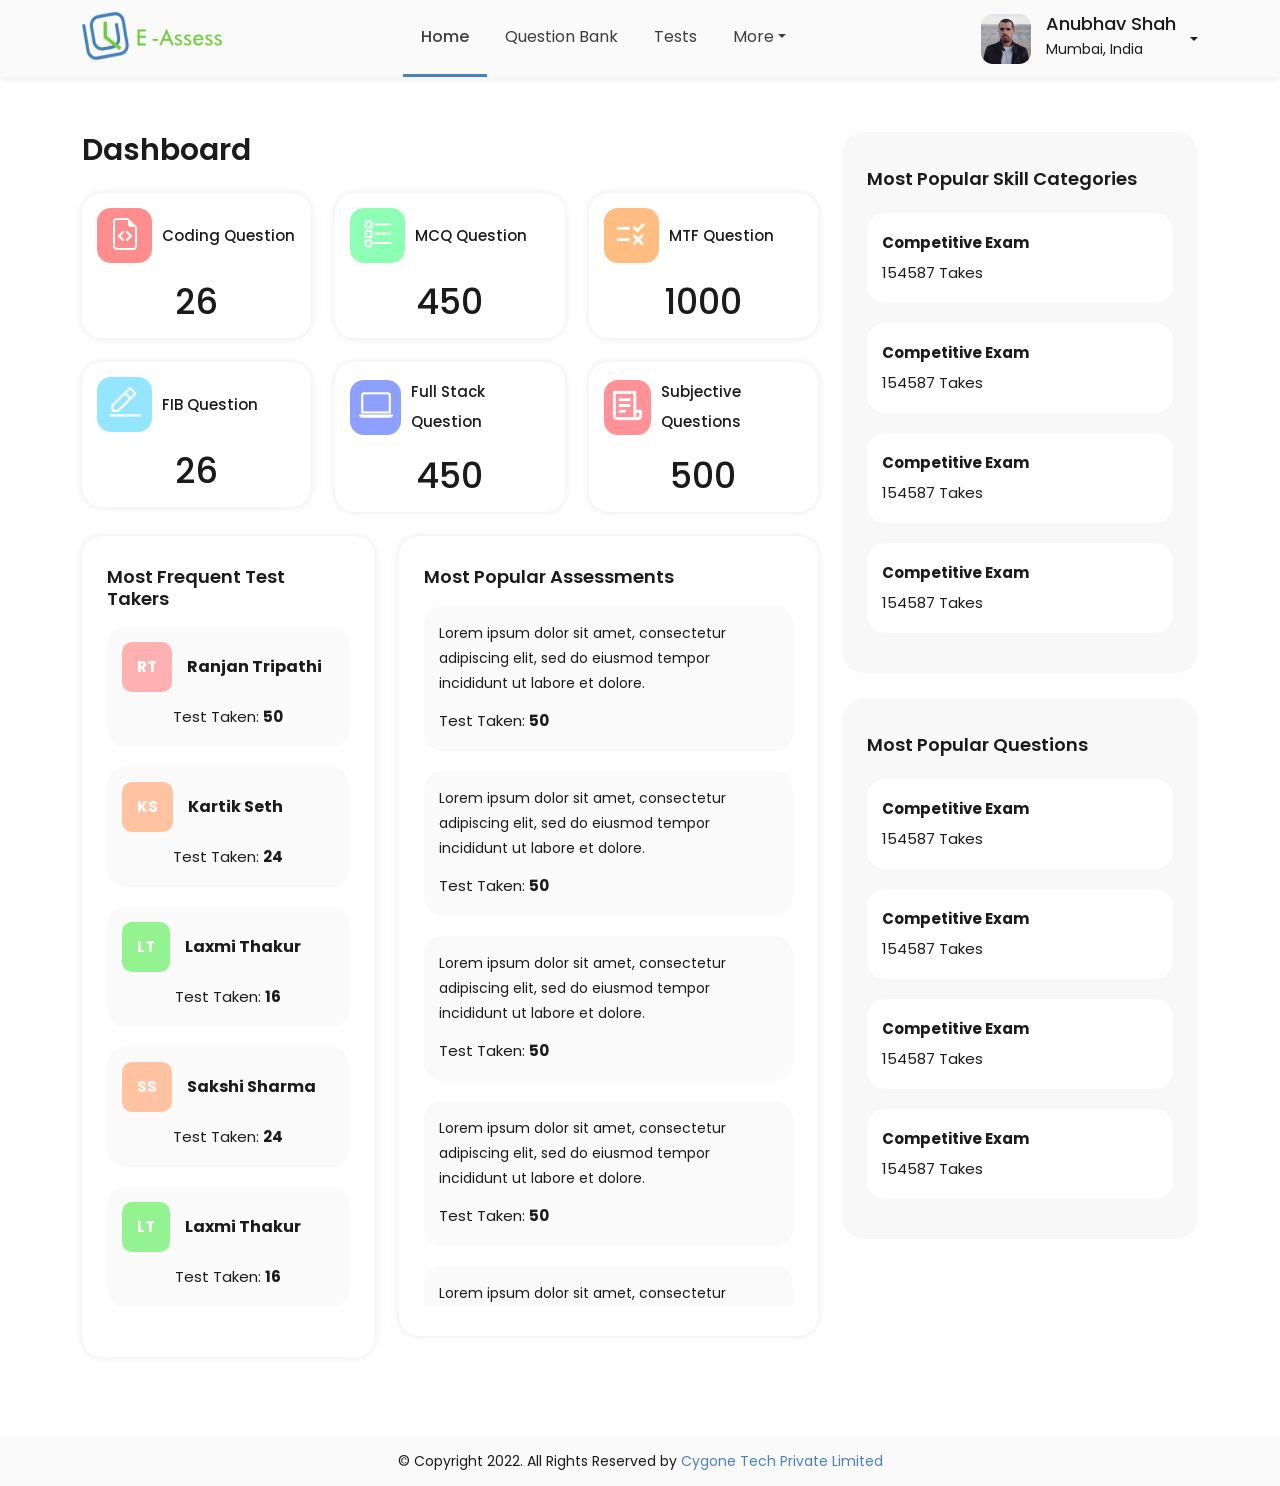
<file: index.html>
<!DOCTYPE html>
<html lang="en">
<head>
    <title>Adapt-And-Learn-admin</title>
    <meta charset="utf-8">
    <meta name="viewport" content="width=device-width, initial-scale=1">
    <link href="assets/css/bootstrap.min.css" rel="stylesheet">
    <link href="assets/css/style.css" rel="stylesheet">
</head>
<body>

    <!-- --------HEADER CODE START----------- -->
    <header>
        <div class="header">
            <div class="container">
                <nav class="navbar navbar-expand-lg navbar-dark p-0">
                    <div class="header_logo">
                        <a href="index.html"><img src="assets/img/Logo 1.png"></a>
                    </div>
                  

                    
                    <button class="navbar-toggler my-2" id="navbarSideCollapse" type="button"
                    aria-label="Toggle navigation">
                    <i class="fa-solid fa-bars"></i>
                </button>

                    <div class="navbar-collapse offcanvas-collapse justify-content-center" id="navbarSideCollapse">
                        <ul class="navbar-nav p-3 p-md-0">
                            <li class="nav-item"> <a class="nav-link active" href="index.html">Home</a> </li>
                            <li class="nav-item"> <a class="nav-link" href="question-bank.html">Question Bank</a> </li>
                            <li class="nav-item"> <a class="nav-link" href="tests.html">Tests</a> </li>
                            <li class="nav-item dropdown ktm-mega-menu">
                                <a class="nav-link dropdown-toggle" href="#" data-bs-toggle="dropdown">More</a>
                                <div class="dropdown-menu mega-menu rounded-0 border-0 shadow-sm p-3">
                                    <div class="drop_down_mega_menu">
                                        <div class="row">
                                            <div class="col-md-4">
                                                <div class="mega_menu_box">
                                                    <p><b>Mega Menu</b></p>
                                                    <ul>
                                                        <li><a href="javascript:void(0);">Skills</a></li>
                                                        <li><a href="javascript:void(0);">Domain based Results</a></li>
                                                        <li><a href="javascript:void(0);">Results</a></li>
                                                        <li><a href="javascript:void(0);">Single File Test Reports</a>
                                                        </li>
                                                        <li><a href="javascript:void(0);">Job Description Management</a>
                                                        </li>
                                                    </ul>
                                                </div>
                                            </div>
                                            <div class="col-md-4">
                                                <div class="mega_menu_box">
                                                    <p><b>Mega Menu</b></p>
                                                    <ul>
                                                        <li><a href="javascript:void(0);">Cluster Management</a></li>
                                                        <li><a href="javascript:void(0);">Modules Management</a></li>
                                                        <li><a href="javascript:void(0);">Skill based Reports</a></li>
                                                        <li><a href="javascript:void(0);">Test Links Management</a></li>
                                                        <li><a href="javascript:void(0);">Test Domain Attemps
                                                                Mangement</a></li>
                                                    </ul>
                                                </div>
                                            </div>
                                            <div class="col-md-4">
                                                <div class="mega_menu_box">
                                                    <p><b>Mega Menu</b></p>
                                                    <ul>
                                                        <li><a href="javascript:void(0);">Multi-file Test Results</a>
                                                        </li>
                                                        <li><a href="javascript:void(0);">License Management</a></li>
                                                        <li><a href="javascript:void(0);">Recomm Settings</a></li>
                                                        <li><a href="javascript:void(0);">LMS Admin Users</a></li>
                                                        <li><a href="javascript:void(0);">Schedule Management</a></li>
                                                    </ul>
                                                </div>
                                            </div>
                                        </div>
                                    </div>
                                </div>
                            </li>
                        </ul>
                    </div>
                   
                    <div class="header_profile">
                        <div class="dropdown">
                            <div class="dropdown-toggle profile_box" data-toggle="dropdown">
                                <div class="media">
                                    <img src="assets/img/profile.png" alt="profile" class="rounded">
                                    <div class="media-body">
                                        <h4>Anubhav Shah</h4>
                                        <p>Mumbai, India</p>
                                    </div>
                                </div>
                            </div>
                            <div class="dropdown-menu">
                                <a class="dropdown-item" href="javascript:void(0);">Dashboard</a>
                                <a class="dropdown-item" href="javascript:void(0);">Edit</a>
                                <a class="dropdown-item" href="login.html">Logout</a>
                            </div>
                        </div>
                    </div>


                </nav>
            </div>
        </div>
    </header>
    <!-- --------HEADER CODE END----------- -->

    <!-- --------SECTION CODE START----------- -->

    <section>
        <div class="container">
            <div class="row">
                <div class="col-md-12 col-lg-8">
                    <div class="section_heading">
                        <h3>Dashboard </h3>
                    </div>
                    <div class="card_box_das">
                        <div class="row">
                            <div class="col-md-4 mb-4">
                                <div class="Coding_Question_box">
                                    <div class="coading_box">
                                        <div class="img_file">
                                            <img src="assets/img/question_file.png">
                                        </div>
                                        <div class="text_coading">
                                            <p>Coding Question</p>
                                        </div>
                                    </div>
                                    <div class="total_count text-center">
                                        <h3>26</h3>
                                    </div>
                                </div>
                            </div>
                            <div class="col-md-4 mb-4">
                                <div class="Coding_Question_box">
                                    <div class="coading_box">
                                        <div class="img_file new_bg1">
                                            <img src="assets/img/list.png">
                                        </div>
                                        <div class="text_coading">
                                            <p>MCQ Question</p>
                                        </div>
                                    </div>
                                    <div class="total_count text-center">
                                        <h3>450</h3>
                                    </div>
                                </div>
                            </div>
                            <div class="col-md-4 mb-4">
                                <div class="Coding_Question_box">
                                    <div class="coading_box">
                                        <div class="img_file new_bg2">
                                            <img src="assets/img/status.png">
                                        </div>
                                        <div class="text_coading">
                                            <p>MTF Question</p>
                                        </div>
                                    </div>
                                    <div class="total_count text-center">
                                        <h3>1000</h3>
                                    </div>
                                </div>
                            </div>
                            <div class="col-md-4 mb-4">
                                <div class="Coding_Question_box">
                                    <div class="coading_box">
                                        <div class="img_file new_bg3">
                                            <img src="assets/img/edit.png">
                                        </div>
                                        <div class="text_coading">
                                            <p>FIB Question</p>
                                        </div>
                                    </div>
                                    <div class="total_count text-center">
                                        <h3>26</h3>
                                    </div>
                                </div>
                            </div>
                            <div class="col-md-4 mb-4">
                                <div class="Coding_Question_box">
                                    <div class="coading_box">
                                        <div class="img_file new_bg4">
                                            <img src="assets/img/laptop.png">
                                        </div>
                                        <div class="text_coading">
                                            <p>Full Stack Question</p>
                                        </div>
                                    </div>
                                    <div class="total_count text-center">
                                        <h3>450</h3>
                                    </div>
                                </div>
                            </div>
                            <div class="col-md-4 mb-4">
                                <div class="Coding_Question_box">
                                    <div class="coading_box">
                                        <div class="img_file new_bg5">
                                            <img src="assets/img/subjective.png">
                                        </div>
                                        <div class="text_coading">
                                            <p>Subjective Questions</p>
                                        </div>
                                    </div>
                                    <div class="total_count text-center">
                                        <h3>500</h3>
                                    </div>
                                </div>
                            </div>
                        </div>
                    </div>
                    <div class="most_popular_das">
                        <div class="row">
                            <div class="col-md-5 mb-4">
                                <div class="Most_Frequent">
                                    <h3>Most Frequent Test Takers</h3>
                                    <div class="Test_Takers_box">
                                        <div class="Test_Takers">
                                            <div class="profile_img">
                                                <p><b>RT</b></p>
                                            </div>
                                            <div class="profile_name">
                                                <p><b>Ranjan Tripathi</b></p>
                                            </div>
                                        </div>
                                        <div class="text-center test_taken_total">
                                            <p>Test Taken: <b>50</b></p>
                                        </div>
                                    </div>
                                    <div class="Test_Takers_box">
                                        <div class="Test_Takers">
                                            <div class="profile_img profile_bg1">
                                                <p><b>KS</b></p>
                                            </div>
                                            <div class="profile_name">
                                                <p><b>Kartik Seth</b></p>
                                            </div>
                                        </div>
                                        <div class="text-center test_taken_total">
                                            <p>Test Taken: <b>24</b></p>
                                        </div>
                                    </div>
                                    <div class="Test_Takers_box">
                                        <div class="Test_Takers">
                                            <div class="profile_img profile_bg2">
                                                <p><b>LT</b></p>
                                            </div>
                                            <div class="profile_name">
                                                <p><b>Laxmi Thakur</b></p>
                                            </div>
                                        </div>
                                        <div class="text-center test_taken_total">
                                            <p>Test Taken: <b>16</b></p>
                                        </div>
                                    </div>
                                    <div class="Test_Takers_box">
                                        <div class="Test_Takers">
                                            <div class="profile_img profile_bg3">
                                                <p><b>SS</b></p>
                                            </div>
                                            <div class="profile_name">
                                                <p><b>Sakshi Sharma</b></p>
                                            </div>
                                        </div>
                                        <div class="text-center test_taken_total">
                                            <p>Test Taken: <b>24</b></p>
                                        </div>
                                    </div>
                                    <div class="Test_Takers_box">
                                        <div class="Test_Takers">
                                            <div class="profile_img profile_bg4">
                                                <p><b>LT</b></p>
                                            </div>
                                            <div class="profile_name">
                                                <p><b>Laxmi Thakur</b></p>
                                            </div>
                                        </div>
                                        <div class="text-center test_taken_total">
                                            <p>Test Taken: <b>16</b></p>
                                        </div>
                                    </div>
                                </div>
                            </div>
                            <div class="col-md-7 mb-4">
                                <div class="Most_Frequent">
                                    <h3>Most Popular Assessments</h3>
                                    <div class="popular_assign_sec">
                                    <div class="Test_Takers_box Assessments">
                                        <div class="Test_Takers">
                                            <div class="profile_name">
                                                <p>Lorem ipsum dolor sit amet, consectetur adipiscing elit, sed do
                                                    eiusmod tempor incididunt ut labore et dolore.</p>
                                            </div>
                                        </div>
                                        <div class="test_taken_total">
                                            <p>Test Taken: <b>50</b></p>
                                        </div>
                                    </div>
                                    <div class="Test_Takers_box Assessments">
                                        <div class="Test_Takers">
                                            <div class="profile_name">
                                                <p>Lorem ipsum dolor sit amet, consectetur adipiscing elit, sed do
                                                    eiusmod tempor incididunt ut labore et dolore.</p>
                                            </div>
                                        </div>
                                        <div class="test_taken_total">
                                            <p>Test Taken: <b>50</b></p>
                                        </div>
                                    </div>
                                    <div class="Test_Takers_box Assessments">
                                        <div class="Test_Takers">
                                            <div class="profile_name">
                                                <p>Lorem ipsum dolor sit amet, consectetur adipiscing elit, sed do
                                                    eiusmod tempor incididunt ut labore et dolore.</p>
                                            </div>
                                        </div>
                                        <div class="test_taken_total">
                                            <p>Test Taken: <b>50</b></p>
                                        </div>
                                    </div>
                                    <div class="Test_Takers_box Assessments">
                                        <div class="Test_Takers">
                                            <div class="profile_name">
                                                <p>Lorem ipsum dolor sit amet, consectetur adipiscing elit, sed do
                                                    eiusmod tempor incididunt ut labore et dolore.</p>
                                            </div>
                                        </div>
                                        <div class="test_taken_total">
                                            <p>Test Taken: <b>50</b></p>
                                        </div>
                                    </div>
                                    <div class="Test_Takers_box Assessments">
                                        <div class="Test_Takers">
                                            <div class="profile_name">
                                                <p>Lorem ipsum dolor sit amet, consectetur adipiscing elit, sed do
                                                    eiusmod tempor incididunt ut labore et dolore.</p>
                                            </div>
                                        </div>
                                        <div class="test_taken_total">
                                            <p>Test Taken: <b>50</b></p>
                                        </div>
                                    </div>
                                </div>
                                </div>
                            </div>
                        </div>
                    </div>
                </div>
                <div class="col-md-12 col-lg-4">
                    <div class="popular_skill_box">
                        <div class="cat_heading">
                            <h3>Most Popular Skill Categories</h3>
                        </div>
                        <div class="skill_cat_sec">
                            <div class="skill_cat_box">
                                <p><b>Competitive Exam</b></p>
                                <p>154587 Takes</p>
                            </div>
                            <div class="skill_cat_box">
                                <p><b>Competitive Exam</b></p>
                                <p>154587 Takes</p>
                            </div>
                            <div class="skill_cat_box">
                                <p><b>Competitive Exam</b></p>
                                <p>154587 Takes</p>
                            </div>
                            <div class="skill_cat_box">
                                <p><b>Competitive Exam</b></p>
                                <p>154587 Takes</p>
                            </div>
                        </div>
                    </div>

                    <div class="popular_skill_box">
                        <div class="cat_heading">
                            <h3>Most Popular Questions</h3>
                        </div>
                        <div class="skill_cat_sec">
                            <div class="skill_cat_box">
                                <p><b>Competitive Exam</b></p>
                                <p>154587 Takes</p>
                            </div>
                            <div class="skill_cat_box">
                                <p><b>Competitive Exam</b></p>
                                <p>154587 Takes</p>
                            </div>
                            <div class="skill_cat_box">
                                <p><b>Competitive Exam</b></p>
                                <p>154587 Takes</p>
                            </div>
                            <div class="skill_cat_box">
                                <p><b>Competitive Exam</b></p>
                                <p>154587 Takes</p>
                            </div>
                        </div>
                    </div>

                </div>
            </div>
        </div>
    </section>
    <!-- --------SECTION CODE END----------- -->



    <!-- --------FOOTER CODE START----------- -->
    <footer>
        <div class="container">
            <div class="row">
                <div class="col-md-12">
                    <div class="footer_box">
                        <p>© Copyright 2022. All Rights Reserved by <a href="#">Cygone Tech Private Limited</a></p>
                    </div>
                </div>
            </div>
        </div>
    </footer>
    <!-- --------FOOTER CODE END----------- -->

    <script src="assets/js/jquery.slim.min.js"></script>
    <script src="assets/js/bootstrap.bundle.min.js"></script>
    <script src="assets/js/fontawesome.min.js"></script>
    <script src="assets/js/custom.js"></script>

</body>
</html>
</file>
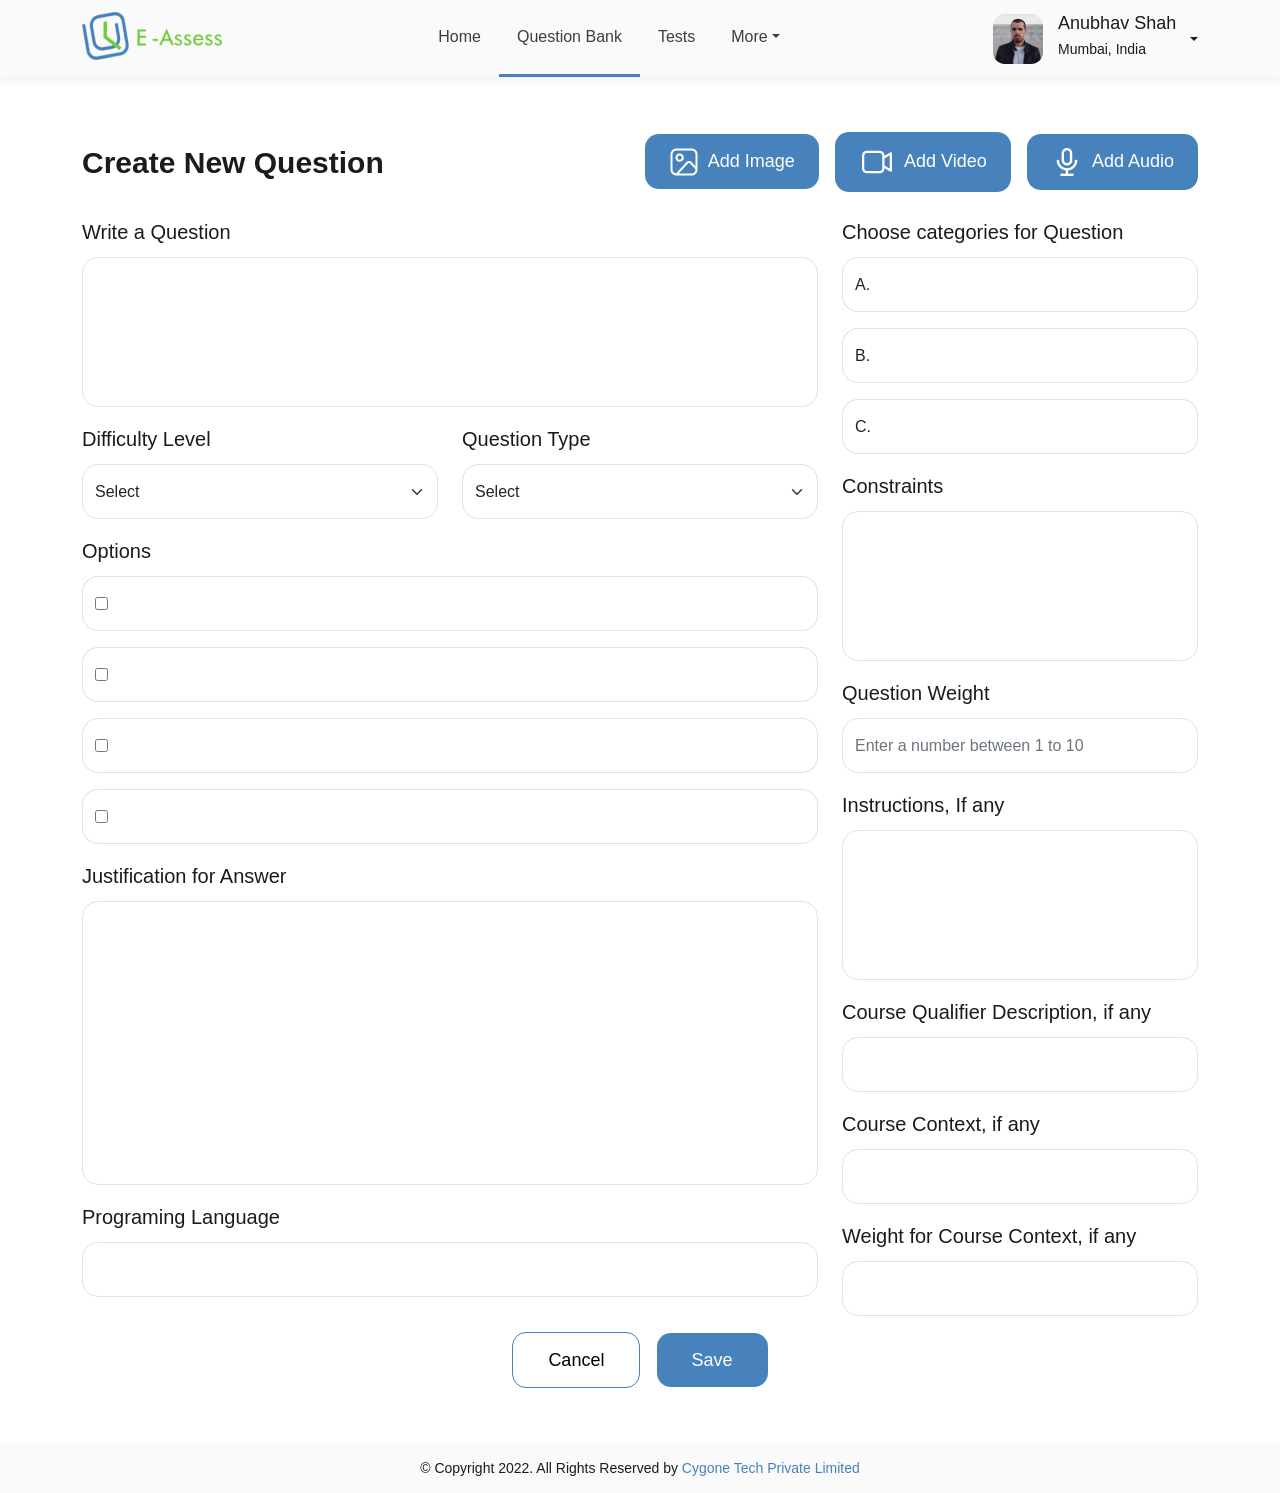
<file: create-question.html>
<!DOCTYPE html>
<html lang="en">
<head>
    <title>Adapt-And-Learn-admin</title>
    <meta charset="utf-8">
    <meta name="viewport" content="width=device-width, initial-scale=1">
    <link href="assets/css/bootstrap.min.css" rel="stylesheet">
    <link href="assets/css/style.css" rel="stylesheet">
</head>
<body>

    <!-- --------HEADER CODE START----------- -->
    <header>
        <div class="header">
            <div class="container">
                <nav class="navbar navbar-expand-lg navbar-dark p-0">
                    <div class="header_logo">
                        <a href="index.html"><img src="assets/img/Logo 1.png"></a>
                    </div>
                    <button class="navbar-toggler my-2" id="navbarSideCollapse" type="button"
                        aria-label="Toggle navigation">
                        <i class="fa-solid fa-bars"></i>
                    </button>
                    <div class="navbar-collapse offcanvas-collapse justify-content-center" id="navbarSideCollapse">
                        <ul class="navbar-nav p-3 p-md-0">
                            <li class="nav-item"> <a class="nav-link" href="index.html">Home</a> </li>
                            <li class="nav-item"> <a class="nav-link active" href="question-bank.html">Question Bank</a> </li>
                            <li class="nav-item"> <a class="nav-link" href="tests.html">Tests</a> </li>
                            <li class="nav-item dropdown ktm-mega-menu">
                                <a class="nav-link dropdown-toggle" href="#" data-bs-toggle="dropdown">More</a>
                                <div class="dropdown-menu mega-menu rounded-0 border-0 shadow-sm p-3">
                                    <div class="drop_down_mega_menu">
                                        <div class="row">
                                            <div class="col-md-4">
                                                <div class="mega_menu_box">
                                                    <p><b>Mega Menu</b></p>
                                                    <ul>
                                                        <li><a href="javascript:void(0);">Skills</a></li>
                                                        <li><a href="javascript:void(0);">Domain based Results</a></li>
                                                        <li><a href="javascript:void(0);">Results</a></li>
                                                        <li><a href="javascript:void(0);">Single File Test Reports</a>
                                                        </li>
                                                        <li><a href="javascript:void(0);">Job Description Management</a>
                                                        </li>
                                                    </ul>
                                                </div>
                                            </div>
                                            <div class="col-md-4">
                                                <div class="mega_menu_box">
                                                    <p><b>Mega Menu</b></p>
                                                    <ul>
                                                        <li><a href="javascript:void(0);">Cluster Management</a></li>
                                                        <li><a href="javascript:void(0);">Modules Management</a></li>
                                                        <li><a href="javascript:void(0);">Skill based Reports</a></li>
                                                        <li><a href="javascript:void(0);">Test Links Management</a></li>
                                                        <li><a href="javascript:void(0);">Test Domain Attemps
                                                                Mangement</a></li>
                                                    </ul>
                                                </div>
                                            </div>
                                            <div class="col-md-4">
                                                <div class="mega_menu_box">
                                                    <p><b>Mega Menu</b></p>
                                                    <ul>
                                                        <li><a href="javascript:void(0);">Multi-file Test Results</a>
                                                        </li>
                                                        <li><a href="javascript:void(0);">License Management</a></li>
                                                        <li><a href="javascript:void(0);">Recomm Settings</a></li>
                                                        <li><a href="javascript:void(0);">LMS Admin Users</a></li>
                                                        <li><a href="javascript:void(0);">Schedule Management</a></li>
                                                    </ul>
                                                </div>
                                            </div>
                                        </div>
                                    </div>
                                </div>
                            </li>
                        </ul>
                    </div>
                    <div class="header_profile">
                        <div class="dropdown">
                            <div class="dropdown-toggle profile_box" data-toggle="dropdown">
                                <div class="media">
                                    <img src="assets/img/profile.png" alt="profile" class="rounded">
                                    <div class="media-body">
                                        <h4>Anubhav Shah</h4>
                                        <p>Mumbai, India</p>
                                    </div>
                                </div>
                            </div>
                            <div class="dropdown-menu">
                                <a class="dropdown-item" href="javascript:void(0);">Dashboard</a>
                                <a class="dropdown-item" href="javascript:void(0);">Edit</a>
                                <a class="dropdown-item" href="login.html">Logout</a>
                            </div>
                        </div>
                    </div>
                </nav>
            </div>
        </div>
    </header>
    <!-- --------HEADER CODE END----------- -->


    <section class="qb_section create_question_sec">
        <div class="container">
            <div class="row">
                <div class="col-md-12 mb-4">
                    <div class="question_bank_heading">
                        <h3>Create New Question</h3>
                        <div class="question_btn">
                            <button class="custom_btn mr-3"><img src="assets/img/img.png"> Add Image</button>
                            <button class="custom_btn mr-3"><img src="assets/img/video.png"> Add Video</button>
                            <button class="custom_btn" id="myButton1"><img src="assets/img/audio.png"> Add Audio</button>
                        </div>
                    </div>
                </div>
            </div>

            <div class="Create_New_Question_box">
                <form>
                <div class="row">
                    <div class="col-md-12 col-lg-8">
                        <div class="Create_New_Question_form">
                                <div class="row">
                                    <div class="col-md-12">
                                        <div class="Create_New_Question_field">
                                            <div class="mb-3">
                                                <label for="comment" class="form-label">Write a Question</label>
                                                <textarea class="form-control" rows="5" id="comment" name="text"></textarea>
                                              </div>
                                        </div>
                                    </div>
                                    <div class="col-md-6">
                                        <div class="Create_New_Question_field">
                                            <div class="mb-3">
                                                <label for="select" class="form-label">Difficulty Level</label>
                                                <select class="form-select">
                                                    <option>Select</option>
                                                </select>
                                              </div>
                                        </div>
                                    </div>
                                    <div class="col-md-6">
                                        <div class="Create_New_Question_field">
                                            <div class="mb-3">
                                                <label for="comment" class="form-label">Question Type</label>
                                                <select class="form-select">
                                                    <option>Select</option>
                                                </select>
                                              </div>
                                        </div>
                                    </div>
                                    <div class="col-md-12">
                                        <div class="Create_New_Question_field">
                                            <div class="mb-3">
                                                <label for="comment" class="form-label">Options</label>
                                                <div class="input-group multi_check_box mb-3">
                                                    <div class="input-group-prepend">
                                                        <div class="input-group-text">
                                                            <input type="checkbox" value="">
                                                        </div>
                                                    </div>
                                                    <input class="form-control" type="text" value="">
                                                </div>
                                                <div class="input-group multi_check_box mb-3">
                                                    <div class="input-group-prepend">
                                                        <div class="input-group-text">
                                                            <input type="checkbox" value="">
                                                        </div>
                                                    </div>
                                                    <input class="form-control" type="text" value="">
                                                </div>
                                                <div class="input-group multi_check_box mb-3">
                                                    <div class="input-group-prepend">
                                                        <div class="input-group-text">
                                                            <input type="checkbox" value="">
                                                        </div>
                                                    </div>
                                                    <input class="form-control" type="text" value="">
                                                </div>
                                                <div class="input-group multi_check_box">
                                                    <div class="input-group-prepend">
                                                        <div class="input-group-text">
                                                            <input type="checkbox" value="">
                                                        </div>
                                                    </div>
                                                    <input class="form-control" type="text" value="">
                                                </div>
                                              </div>
                                        </div>
                                    </div>

                                    <div class="col-md-12">
                                        <div class="Create_New_Question_field">
                                            <div class="mb-3">
                                                <label for="comment" class="form-label">Justification for Answer</label>
                                                <textarea class="form-control answer" rows="5" id="comment" name="text"></textarea>
                                              </div>
                                        </div>
                                    </div>

                                    <div class="col-md-12">
                                        <div class="Create_New_Question_field">
                                            <div class="mb-3">
                                                <label for="text" class="form-label">Programing Language</label>
                                                <input type="text" class="form-control" id="text" name="text">
                                              </div>
                                        </div>
                                    </div>
                                </div>
                        </div>
                    </div>
                    <div class="col-md-12 col-lg-4">
                        <div class="Create_New_Question_form">
                                <div class="row">
                                    <div class="col-md-12">
                                        <div class="Create_New_Question_field">
                                            <div class="mb-3">
                                                <label for="comment" class="form-label">Choose categories for Question</label>
                                                <div class="input-group multi_check_box mb-3">
                                                    <div class="input-group-prepend">
                                                        <div class="input-group-text">
                                                         A.
                                                        </div>
                                                    </div>
                                                    <input class="form-control" type="text" value="">
                                                </div>
                                                <div class="input-group multi_check_box mb-3">
                                                    <div class="input-group-prepend">
                                                        <div class="input-group-text">
                                                           B.
                                                        </div>
                                                    </div>
                                                    <input class="form-control" type="text" value="">
                                                </div>
                                                <div class="input-group multi_check_box mb-3">
                                                    <div class="input-group-prepend">
                                                        <div class="input-group-text">
                                                         C.
                                                        </div>
                                                    </div>
                                                    <input class="form-control" type="text" value="">
                                                </div>
                                              </div>
                                        </div>
                                    </div>

                                    <div class="col-md-12">
                                        <div class="Create_New_Question_field">
                                            <div class="mb-3">
                                                <label for="comment" class="form-label">Constraints</label>
                                                <textarea class="form-control" rows="5" id="comment" name="text"></textarea>
                                              </div>
                                        </div>
                                    </div>

                                    <div class="col-md-12">
                                        <div class="Create_New_Question_field">
                                            <div class="mb-3">
                                                <label for="text" class="form-label">Question Weight</label>
                                                <input type="text" class="form-control" id="text" name="text" placeholder="Enter a number between 1 to 10">
                                              </div>
                                        </div>
                                    </div>


                                    <div class="col-md-12">
                                        <div class="Create_New_Question_field">
                                            <div class="mb-3">
                                                <label for="comment" class="form-label">Instructions, If any</label>
                                                <textarea class="form-control" rows="5" id="comment" name="text"></textarea>
                                              </div>
                                        </div>
                                    </div>

                                    <div class="col-md-12">
                                        <div class="Create_New_Question_field">
                                            <div class="mb-3">
                                                <label for="text" class="form-label">Course Qualifier Description, if any</label>
                                                <input type="text" class="form-control" id="text" name="text">
                                              </div>
                                        </div>
                                    </div>


                                    <div class="col-md-12">
                                        <div class="Create_New_Question_field">
                                            <div class="mb-3">
                                                <label for="text" class="form-label">Course Context, if any</label>
                                                <input type="text" class="form-control" id="text" name="text">
                                              </div>
                                        </div>
                                    </div>

                                    <div class="col-md-12">
                                        <div class="Create_New_Question_field">
                                            <div class="mb-3">
                                                <label for="text" class="form-label">Weight for Course Context, if any</label>
                                                <input type="text" class="form-control" id="text" name="text">
                                              </div>
                                        </div>
                                    </div>
                            </div>
                        </div>
                    </div>

                    <div class="col-md-12 col-lg-12">
                          <div class="question_save text-center">
                              <button class="cancle_btn">Cancel</button>
                              <button class="save_btn">Save</button>
                          </div>
                    </div>
                </div>
            </form>
            </div>
        </div>
    </section>



     <!-- --------FOOTER CODE START----------- -->
     <footer>
        <div class="container">
            <div class="row">
                <div class="col-md-12">
                    <div class="footer_box">
                        <p>© Copyright 2022. All Rights Reserved by <a href="#">Cygone Tech Private Limited</a></p>
                    </div>
                </div>
            </div>
        </div>
    </footer>
    <!-- --------FOOTER CODE END----------- -->

    <script src="assets/js/jquery.slim.min.js"></script>
    <script src="assets/js/bootstrap.bundle.min.js"></script>
    <script src="assets/js/fontawesome.min.js"></script>
    <script src="assets/js/custom.js"></script>

</body>
</html>
</file>
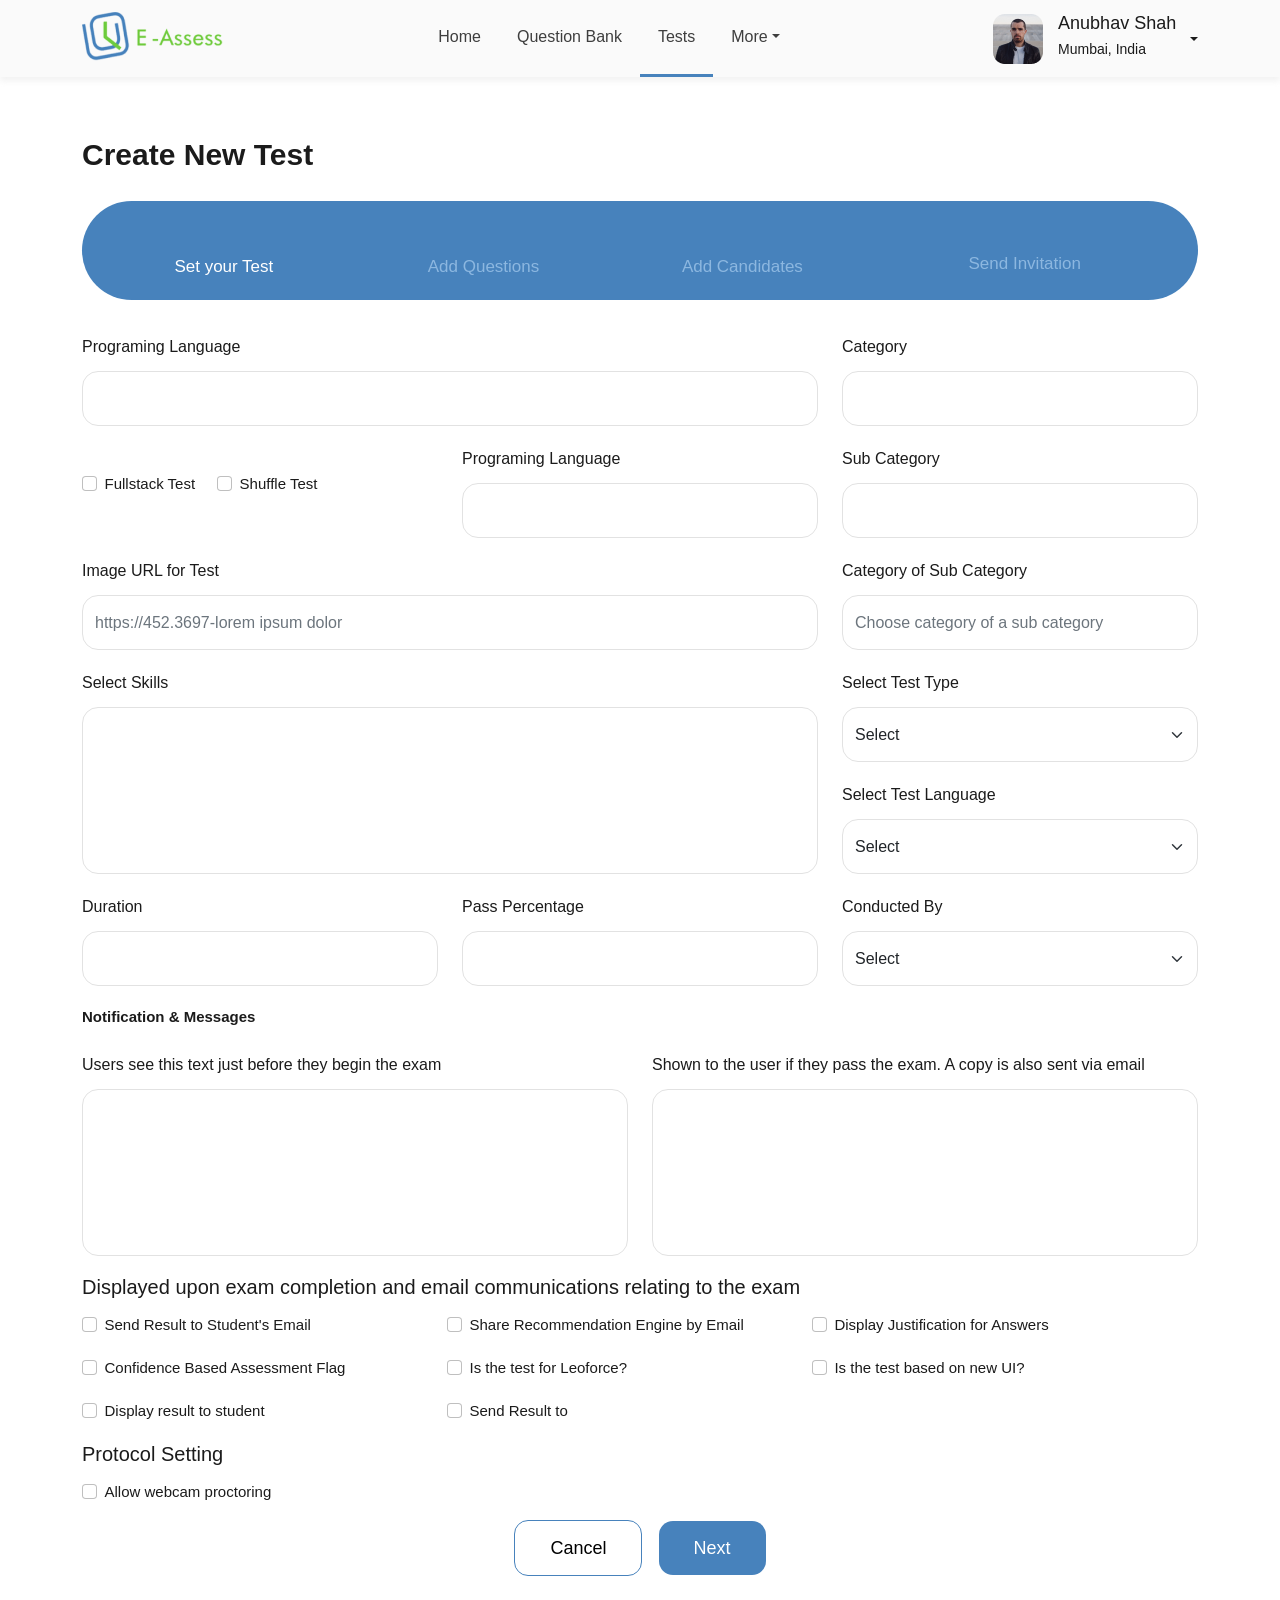
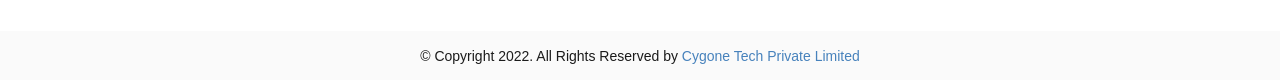
<file: create-test.html>
<!DOCTYPE html>
<html lang="en">

<head>
    <title>Adapt-And-Learn-admin</title>
    <meta charset="utf-8">
    <meta name="viewport" content="width=device-width, initial-scale=1">
    <link href="assets/css/bootstrap.min.css" rel="stylesheet">
    <link href="assets/css/style.css" rel="stylesheet">
</head>

<body>

    <!-- --------HEADER CODE START----------- -->
    <header>
        <div class="header">
            <div class="container">
                <nav class="navbar navbar-expand-lg navbar-dark p-0">
                    <div class="header_logo">
                        <a href="index.html"><img src="assets/img/Logo 1.png"></a>
                    </div>
                    <button class="navbar-toggler my-2" id="navbarSideCollapse" type="button"
                        aria-label="Toggle navigation">
                        <i class="fa-solid fa-bars"></i>
                    </button>
                    <div class="navbar-collapse offcanvas-collapse justify-content-center" id="navbarSideCollapse">
                        <ul class="navbar-nav p-3 p-md-0">
                            <li class="nav-item"> <a class="nav-link" href="index.html">Home</a> </li>
                            <li class="nav-item"> <a class="nav-link" href="question-bank.html">Question Bank</a> </li>
                            <li class="nav-item"> <a class="nav-link active" href="tests.html">Tests</a> </li>
                            <li class="nav-item dropdown ktm-mega-menu">
                                <a class="nav-link dropdown-toggle" href="#" data-bs-toggle="dropdown">More</a>
                                <div class="dropdown-menu mega-menu rounded-0 border-0 shadow-sm p-3">
                                    <div class="drop_down_mega_menu">
                                        <div class="row">
                                            <div class="col-md-4">
                                                <div class="mega_menu_box">
                                                    <p><b>Mega Menu</b></p>
                                                    <ul>
                                                        <li><a href="javascript:void(0);">Skills</a></li>
                                                        <li><a href="javascript:void(0);">Domain based Results</a></li>
                                                        <li><a href="javascript:void(0);">Results</a></li>
                                                        <li><a href="javascript:void(0);">Single File Test Reports</a>
                                                        </li>
                                                        <li><a href="javascript:void(0);">Job Description Management</a>
                                                        </li>
                                                    </ul>
                                                </div>
                                            </div>
                                            <div class="col-md-4">
                                                <div class="mega_menu_box">
                                                    <p><b>Mega Menu</b></p>
                                                    <ul>
                                                        <li><a href="javascript:void(0);">Cluster Management</a></li>
                                                        <li><a href="javascript:void(0);">Modules Management</a></li>
                                                        <li><a href="javascript:void(0);">Skill based Reports</a></li>
                                                        <li><a href="javascript:void(0);">Test Links Management</a></li>
                                                        <li><a href="javascript:void(0);">Test Domain Attemps
                                                                Mangement</a></li>
                                                    </ul>
                                                </div>
                                            </div>
                                            <div class="col-md-4">
                                                <div class="mega_menu_box">
                                                    <p><b>Mega Menu</b></p>
                                                    <ul>
                                                        <li><a href="javascript:void(0);">Multi-file Test Results</a>
                                                        </li>
                                                        <li><a href="javascript:void(0);">License Management</a></li>
                                                        <li><a href="javascript:void(0);">Recomm Settings</a></li>
                                                        <li><a href="javascript:void(0);">LMS Admin Users</a></li>
                                                        <li><a href="javascript:void(0);">Schedule Management</a></li>
                                                    </ul>
                                                </div>
                                            </div>
                                        </div>
                                    </div>
                                </div>
                            </li>
                        </ul>
                    </div>
                    <div class="header_profile">
                        <div class="dropdown">
                            <div class="dropdown-toggle profile_box" data-toggle="dropdown">
                                <div class="media">
                                    <img src="assets/img/profile.png" alt="profile" class="rounded">
                                    <div class="media-body">
                                        <h4>Anubhav Shah</h4>
                                        <p>Mumbai, India</p>
                                    </div>
                                </div>
                            </div>
                            <div class="dropdown-menu">
                                <a class="dropdown-item" href="javascript:void(0);">Dashboard</a>
                                <a class="dropdown-item" href="javascript:void(0);">Edit</a>
                                <a class="dropdown-item" href="login.html">Logout</a>
                            </div>
                        </div>
                    </div>
                </nav>
            </div>
        </div>
    </header>
    <!-- --------HEADER CODE END----------- -->


    <section class="qb_section Test_section">
        <div class="container">
            <div class="row">
                <div class="col-md-12 mb-4">
                    <div class="question_bank_heading">
                        <h3>Create New Test</h3>
                    </div>
                </div>
            </div>
            <div class="row">
                <div class="col-md-12">
                    <div class="test_tab_section">
                        <ul class="nav nav-pills mb-3 text-center" id="pills-tab" role="tablist">
                            <li class="nav-item" role="presentation">
                                <button class="nav-link active" id="pills-Set_your_Test-tab" data-bs-toggle="pill"
                                    data-bs-target="#pills-Set_your_Test" type="button" role="tab"
                                    aria-controls="pills-Set_your_Test" aria-selected="true">
                                    <div class="flex">
                                        <div class="left_box">
                                            <i class="fa-solid fa-file-lines"></i><br>
                                            Set your Test
                                        </div>
                                        <div class="right_box">
                                            <i class="fa-solid fa-arrow-right-long"></i>
                                        </div>
                                    </div>
                                </button>
                            </li>
                            <li class="nav-item" role="presentation">
                                <button class="nav-link" id="pills-Add_Questions-tab" data-bs-toggle="pill"
                                    data-bs-target="#pills-Add_Questions" type="button" role="tab"
                                    aria-controls="pills-Add_Questions" aria-selected="false">
                                    <div class="flex">
                                        <div class="left_box">
                                            <i class="fa-solid fa-file-medical"></i><br>
                                            Add Questions
                                        </div>
                                        <div class="right_box">
                                            <i class="fa-solid fa-arrow-right-long"></i>
                                        </div>
                                    </div>
                                </button>
                            </li>
                            <li class="nav-item" role="presentation">
                                <button class="nav-link" id="pills-Add_Candidates-tab" data-bs-toggle="pill"
                                    data-bs-target="#pills-Add_Candidates" type="button" role="tab"
                                    aria-controls="pills-Add_Candidates" aria-selected="false">
                                    <div class="flex">
                                        <div class="left_box">
                                            <i class="fa-solid fa-users"></i><br>
                                            Add Candidates
                                        </div>
                                        <div class="right_box">
                                            <i class="fa-solid fa-arrow-right-long"></i>
                                        </div>
                                    </div>
                                </button>
                            </li>
                            <li class="nav-item" role="presentation">
                                <button class="nav-link" id="pills-Send_Invitation-tab" data-bs-toggle="pill"
                                    data-bs-target="#pills-Send_Invitation" type="button" role="tab"
                                    aria-controls="pills-Send_Invitation" aria-selected="false">
                                    <div class="flex1">
                                        <div class="left_box">
                                            <i class="fa-solid fa-paper-plane"></i><br>
                                            Send Invitation
                                        </div>
                                    </div>
                                </button>
                            </li>
                        </ul>

                        <div class="tab-content tab_con_box" id="pills-tabContent">
                            <div class="tab-pane fade show active" id="pills-Set_your_Test" role="tabpanel"
                                aria-labelledby="pills-Set_your_Test-tab">
                                <div class="Set_your_Test_box">
                                    <form>
                                        <div class="row">
                                            <div class="col-md-12 col-lg-8">
                                                <div class="Set_your_Test_left_box">
                                                    <div class="row">
                                                        <div class="col-md-12">
                                                            <div class="Set_your_Test_left_box_field">
                                                                <div class="mb-3">
                                                                    <label for="text" class="form-label">Programing
                                                                        Language</label>
                                                                    <input type="text" class="form-control" id="text"
                                                                        name="text">
                                                                </div>
                                                            </div>
                                                        </div>
                                                        <div class="col-md-6">
                                                            <div class="Set_your_Test_left_box_field1">
                                                                <div class="mb-3">
                                                                    <label for="text" class="form-label"></label>
                                                                    <div class="flex-box">
                                                                        <div class="form-check">
                                                                            <input type="checkbox"
                                                                                class="form-check-input"
                                                                                id="FullstackTest" name="option1"
                                                                                value="something">
                                                                            <label class="form-check-label"
                                                                                for="FullstackTest">Fullstack
                                                                                Test</label>
                                                                        </div>
                                                                        <div class="form-check">
                                                                            <input type="checkbox"
                                                                                class="form-check-input"
                                                                                id="ShuffleTest" name="option2"
                                                                                value="something">
                                                                            <label class="form-check-label"
                                                                                for="ShuffleTest">Shuffle Test</label>
                                                                        </div>
                                                                    </div>
                                                                </div>
                                                            </div>
                                                        </div>
                                                        <div class="col-md-6">
                                                            <div class="Set_your_Test_left_box_field">
                                                                <div class="mb-3">
                                                                    <label for="text" class="form-label">Programing
                                                                        Language</label>
                                                                    <input type="text" class="form-control" id="text"
                                                                        name="text">
                                                                </div>
                                                            </div>
                                                        </div>
                                                        <div class="col-md-12">
                                                            <div class="Set_your_Test_left_box_field">
                                                                <div class="mb-3">
                                                                    <label for="text" class="form-label">Image URL for
                                                                        Test</label>
                                                                    <input type="text" class="form-control" id="text"
                                                                        name="text"
                                                                        placeholder="https://452.3697-lorem ipsum dolor">
                                                                </div>
                                                            </div>
                                                        </div>
                                                        <div class="col-md-12">
                                                            <div class="Set_your_Test_left_box_field">
                                                                <div class="mb-3">
                                                                    <label for="text" class="form-label">Select
                                                                        Skills</label>
                                                                    <textarea class="form-control" rows="5" id="comment"
                                                                        name="text"></textarea>
                                                                </div>
                                                            </div>
                                                        </div>
                                                        <div class="col-md-6">
                                                            <div class="Set_your_Test_left_box_field">
                                                                <div class="mb-3">
                                                                    <label for="text"
                                                                        class="form-label">Duration</label>
                                                                    <input type="text" class="form-control" id="text"
                                                                        name="text">
                                                                </div>
                                                            </div>
                                                        </div>
                                                        <div class="col-md-6">
                                                            <div class="Set_your_Test_left_box_field">
                                                                <div class="mb-3">
                                                                    <label for="text" class="form-label">Pass
                                                                        Percentage</label>
                                                                    <input type="text" class="form-control" id="text"
                                                                        name="text">
                                                                </div>
                                                            </div>
                                                        </div>


                                                    </div>
                                                </div>
                                            </div>
                                            <div class="col-md-12 col-lg-4">
                                                <div class="Set_your_Test_left_box">
                                                    <div class="row">
                                                        <div class="col-md-12">
                                                            <div class="Set_your_Test_left_box_field">
                                                                <div class="mb-3">
                                                                    <label for="text"
                                                                        class="form-label">Category</label>
                                                                    <input type="text" class="form-control" id="text"
                                                                        name="text">
                                                                </div>
                                                            </div>
                                                        </div>

                                                        <div class="col-md-12">
                                                            <div class="Set_your_Test_left_box_field">
                                                                <div class="mb-3">
                                                                    <label for="text" class="form-label">Sub
                                                                        Category</label>
                                                                    <input type="text" class="form-control" id="text"
                                                                        name="text">
                                                                </div>
                                                            </div>
                                                        </div>


                                                        <div class="col-md-12">
                                                            <div class="Set_your_Test_left_box_field">
                                                                <div class="mb-3">
                                                                    <label for="text" class="form-label">Category of Sub
                                                                        Category</label>
                                                                    <input type="text" class="form-control" id="text"
                                                                        name="text"
                                                                        placeholder="Choose category of a sub category">
                                                                </div>
                                                            </div>
                                                        </div>


                                                        <div class="col-md-12">
                                                            <div class="Set_your_Test_left_box_field">
                                                                <div class="mb-3">
                                                                    <label for="text" class="form-label">Select Test
                                                                        Type</label>
                                                                    <select class="form-select">
                                                                        <option>Select</option>
                                                                    </select>
                                                                </div>
                                                            </div>
                                                        </div>

                                                        <div class="col-md-12">
                                                            <div class="Set_your_Test_left_box_field">
                                                                <div class="mb-3">
                                                                    <label for="text" class="form-label">Select Test
                                                                        Language</label>
                                                                    <select class="form-select">
                                                                        <option>Select</option>
                                                                    </select>
                                                                </div>
                                                            </div>
                                                        </div>


                                                        <div class="col-md-12">
                                                            <div class="Set_your_Test_left_box_field">
                                                                <div class="mb-3">
                                                                    <label for="text" class="form-label">Conducted
                                                                        By</label>
                                                                    <select class="form-select">
                                                                        <option>Select</option>
                                                                    </select>
                                                                </div>
                                                            </div>
                                                        </div>
                                                    </div>
                                                </div>
                                            </div>
                                            <div class="col-md-12 col-lg-6">
                                                <div class="Set_your_Test_left_box">
                                                    <p><b>Notification & Messages</b></p>
                                                    <div class="row">
                                                        <div class="col-md-12">
                                                            <div class="Set_your_Test_left_box_field">
                                                                <div class="mb-3">
                                                                    <label for="text" class="form-label">Users see this
                                                                        text just before they begin the exam</label>
                                                                    <textarea class="form-control" rows="5" id="comment"
                                                                        name="text"></textarea>
                                                                </div>
                                                            </div>
                                                        </div>
                                                    </div>
                                                </div>
                                            </div>
                                            <div class="col-md-12 col-lg-6">
                                                <div class="Set_your_Test_left_box">
                                                    <p><b>&nbsp</b></p>
                                                    <div class="row">
                                                        <div class="col-md-12">
                                                            <div class="Set_your_Test_left_box_field">
                                                                <div class="mb-3">
                                                                    <label for="text" class="form-label">Shown to the
                                                                        user if they pass the exam. A copy is also sent
                                                                        via email</label>
                                                                    <textarea class="form-control" rows="5" id="comment"
                                                                        name="text"></textarea>
                                                                </div>
                                                            </div>
                                                        </div>
                                                    </div>
                                                </div>
                                            </div>
                                            <div class="col-md-12 col-lg-12">
                                                <div class="Set_your_Test_left_box">
                                                    <div class="row">
                                                        <div class="col-md-12">
                                                            <div class="Set_your_Test_left_box_field1">
                                                                <div class="">
                                                                    <label for="text" class="form-label">Displayed upon
                                                                        exam completion and email communications
                                                                        relating to the exam</label>
                                                                    <div class="flex-box1">
                                                                        <div class="form-check form-check-label">
                                                                            <input type="checkbox"
                                                                                class="form-check-input"
                                                                                id="FullstackTest1" name="option1"
                                                                                value="something">
                                                                            <label class="form-check-label"
                                                                                for="FullstackTest1">Send Result to
                                                                                Student's Email</label>
                                                                        </div>
                                                                        <div class="form-check form-check-label">
                                                                            <input type="checkbox"
                                                                                class="form-check-input"
                                                                                id="ShuffleTest1" name="option2"
                                                                                value="something">
                                                                            <label class="form-check-label"
                                                                                for="ShuffleTest1">Share Recommendation
                                                                                Engine by Email</label>
                                                                        </div>
                                                                        <div class="form-check">
                                                                            <input type="checkbox"
                                                                                class="form-check-input"
                                                                                id="ShuffleTest2" name="option2"
                                                                                value="something">
                                                                            <label class="form-check-label"
                                                                                for="ShuffleTest2">Display Justification
                                                                                for Answers</label>
                                                                        </div>
                                                                        <div class="form-check">
                                                                            <input type="checkbox"
                                                                                class="form-check-input"
                                                                                id="ShuffleTest3" name="option2"
                                                                                value="something">
                                                                            <label class="form-check-label"
                                                                                for="ShuffleTest3">Confidence Based
                                                                                Assessment Flag</label>
                                                                        </div>
                                                                        <div class="form-check">
                                                                            <input type="checkbox"
                                                                                class="form-check-input"
                                                                                id="ShuffleTest4" name="option2"
                                                                                value="something">
                                                                            <label class="form-check-label"
                                                                                for="ShuffleTest4">Is the test for
                                                                                Leoforce?</label>
                                                                        </div>

                                                                        <div class="form-check">
                                                                            <input type="checkbox"
                                                                                class="form-check-input"
                                                                                id="ShuffleTest5" name="option2"
                                                                                value="something">
                                                                            <label class="form-check-label"
                                                                                for="ShuffleTest5">Is the test based on
                                                                                new UI?</label>
                                                                        </div>

                                                                        <div class="form-check">
                                                                            <input type="checkbox"
                                                                                class="form-check-input"
                                                                                id="ShuffleTest6" name="option2"
                                                                                value="something">
                                                                            <label class="form-check-label"
                                                                                for="ShuffleTest6">Display result to
                                                                                student</label>
                                                                        </div>

                                                                        <div class="form-check">
                                                                            <input type="checkbox"
                                                                                class="form-check-input"
                                                                                id="ShuffleTest7" name="option2"
                                                                                value="something">
                                                                            <label class="form-check-label"
                                                                                for="ShuffleTest7">Send Result
                                                                                to</label>
                                                                        </div>
                                                                    </div>
                                                                </div>
                                                            </div>
                                                        </div>
                                                    </div>
                                                </div>
                                            </div>
                                            <div class="col-md-12 col-lg-12">
                                                <div class="Set_your_Test_left_box">
                                                    <div class="row">
                                                        <div class="col-md-12">
                                                            <div class="Set_your_Test_left_box_field1">
                                                                <div class="">
                                                                    <label for="text" class="form-label">Protocol
                                                                        Setting
                                                                    </label>
                                                                    <div class="flex-box1">
                                                                        <div class="form-check form-check-label">
                                                                            <input type="checkbox"
                                                                                class="form-check-input"
                                                                                id="FullstackTest11" name="option1"
                                                                                value="something">
                                                                            <label class="form-check-label"
                                                                                for="FullstackTest11">Allow webcam
                                                                                proctoring</label>
                                                                        </div>
                                                                    </div>
                                                                </div>
                                                            </div>
                                                        </div>
                                                    </div>
                                                </div>
                                            </div>
                                            <div class="col-md-12 col-lg-12">
                                                <div class="question_save text-center">
                                                    <button class="cancle_btn">Cancel</button>
                                                    <button class="save_btn">Next</button>
                                                </div>
                                            </div>
                                        </div>
                                    </form>
                                </div>
                            </div>


                            <div class="tab-pane fade" id="pills-Add_Questions" role="tabpanel"
                                aria-labelledby="pills-Add_Questions-tab">
                                <div class="Set_your_Test_box">
                                    <div class="question_bank_sec mb-4">
                                        <div class="search_box justify-content-center">
                                            <div class="input_field">
                                                <input type="text" class="text_search" placeholder="Search Questions">
                                            </div>
                                            <div class="search_btn">
                                                <button class="custom_btn">Search</button>
                                            </div>
                                        </div>
                                    </div>
                                    <div class="row">
                                        <div class="col-md-12 col-lg-8">
                                            <div class="question_bank_sec Add_Sections_box">
                                                <h3>Add Sections</h3>
                                                <div class="ques_box">
                                                    <div class="row">

                                                        <div class="col-md-12">
                                                            <div class="Set_your_Test_left_box_field">
                                                                <div class="mb-3">
                                                                    <label for="text" class="form-label">Programing
                                                                        Language</label>
                                                                    <input type="text" class="form-control" id="text"
                                                                        name="text">
                                                                </div>
                                                            </div>
                                                        </div>

                                                        <div class="col-md-12">
                                                            <div class="Set_your_Test_left_box_field">
                                                                <div class="mb-3">
                                                                    <label for="text" class="form-label">Question
                                                                        Category</label>
                                                                    <div class="select_question">
                                                                        <nav class="navecation">
                                                                            <ul id="navi">
                                                                                <li><a class="menu active">Apptitude</a>
                                                                                </li>
                                                                                <li><a class="menu">Logical Reasoning
                                                                                    </a></li>
                                                                                <li><a class="menu">Reasoning</a></li>
                                                                                <li><a class="menu">HR</a></li>
                                                                                <li><a class="menu">Java Script</a></li>
                                                                                <li><a class="menu">Lorem ipsumdolor</a>
                                                                                </li>
                                                                                <li><a class="menu">Lorem</a></li>
                                                                                <li><a class="menu">Lorem ipsum
                                                                                        dolor</a></li>
                                                                            </ul>
                                                                        </nav>
                                                                    </div>
                                                                </div>
                                                            </div>
                                                        </div>

                                                        <div class="col-md-12">
                                                            <div class="Set_your_Test_left_box_field">
                                                                <div class="mb-3">
                                                                    <label for="text"
                                                                        class="form-label">Questions</label>
                                                                    <div class="que_card_box">
                                                                        <div class="row">
                                                                            <div class="col-md-6 mb-4">
                                                                                <div class="que_sec">
                                                                                    <div class="paragraph">
                                                                                        <p>Read each definition and all
                                                                                            four choices carefully, and
                                                                                            find
                                                                                            the answer that provides the
                                                                                            best example of the given
                                                                                            definition. Applying for
                                                                                            Seasonal Employment occurs
                                                                                            when
                                                                                            a person requests to be
                                                                                            considered for a job that is
                                                                                            dependent on a particular
                                                                                            season or time of year. Whic
                                                                                            situation below is the best
                                                                                            example of Applying for
                                                                                            Seasonal
                                                                                            Employment?</p>
                                                                                    </div>
                                                                                    <div class="que_footer">
                                                                                        <div class="left_sec">
                                                                                            <p>Apptitude / Logical
                                                                                                Reasoning/Reasoning</p>
                                                                                            <div class="flex">
                                                                                                <p>Difficulty:
                                                                                                    <b>Easy</b></p>
                                                                                                <p>Weight: <b>1</b></p>
                                                                                            </div>
                                                                                        </div>
                                                                                        <div class="right_sec">
                                                                                            <a
                                                                                                href="javascript:void(0);"><img
                                                                                                    src="assets/img/Add.png"></a>
                                                                                        </div>
                                                                                    </div>
                                                                                </div>
                                                                            </div>

                                                                            <div class="col-md-6 mb-4">
                                                                                <div class="que_sec">
                                                                                    <div class="paragraph">
                                                                                        <p>Read each definition and all
                                                                                            four choices carefully, and
                                                                                            find
                                                                                            the answer that provides the
                                                                                            best example of the given
                                                                                            definition. Applying for
                                                                                            Seasonal Employment occurs
                                                                                            when
                                                                                            a person requests to be
                                                                                            considered for a job that is
                                                                                            dependent on a particular
                                                                                            season or time of year. Whic
                                                                                            situation below is the best
                                                                                            example of Applying for
                                                                                            Seasonal
                                                                                            Employment?</p>
                                                                                    </div>
                                                                                    <div class="que_footer">
                                                                                        <div class="left_sec">
                                                                                            <p>Apptitude / Logical
                                                                                                Reasoning/Reasoning</p>
                                                                                            <div class="flex">
                                                                                                <p>Difficulty:
                                                                                                    <b>Easy</b></p>
                                                                                                <p>Weight: <b>1</b></p>
                                                                                            </div>
                                                                                        </div>
                                                                                        <div class="right_sec">
                                                                                            <a
                                                                                                href="javascript:void(0);"><img
                                                                                                    src="assets/img/Add.png"></a>
                                                                                        </div>
                                                                                    </div>
                                                                                </div>
                                                                            </div>


                                                                            <div class="col-md-6 mb-4">
                                                                                <div class="que_sec">
                                                                                    <div class="paragraph">
                                                                                        <p>Read each definition and all
                                                                                            four choices carefully, and
                                                                                            find
                                                                                            the answer that provides the
                                                                                            best example of the given
                                                                                            definition. Applying for
                                                                                            Seasonal Employment occurs
                                                                                            when
                                                                                            a person requests to be
                                                                                            considered for a job that is
                                                                                            dependent on a particular
                                                                                            season or time of year. Whic
                                                                                            situation below is the best
                                                                                            example of Applying for
                                                                                            Seasonal
                                                                                            Employment?</p>
                                                                                    </div>
                                                                                    <div class="que_footer">
                                                                                        <div class="left_sec">
                                                                                            <p>Apptitude / Logical
                                                                                                Reasoning/Reasoning</p>
                                                                                            <div class="flex">
                                                                                                <p>Difficulty:
                                                                                                    <b>Easy</b></p>
                                                                                                <p>Weight: <b>1</b></p>
                                                                                            </div>
                                                                                        </div>
                                                                                        <div class="right_sec">
                                                                                            <a
                                                                                                href="javascript:void(0);"><img
                                                                                                    src="assets/img/Add.png"></a>
                                                                                        </div>
                                                                                    </div>
                                                                                </div>
                                                                            </div>

                                                                            <div class="col-md-6 mb-4">
                                                                                <div class="que_sec">
                                                                                    <div class="paragraph">
                                                                                        <p>Read each definition and all
                                                                                            four choices carefully, and
                                                                                            find
                                                                                            the answer that provides the
                                                                                            best example of the given
                                                                                            definition. Applying for
                                                                                            Seasonal Employment occurs
                                                                                            when
                                                                                            a person requests to be
                                                                                            considered for a job that is
                                                                                            dependent on a particular
                                                                                            season or time of year. Whic
                                                                                            situation below is the best
                                                                                            example of Applying for
                                                                                            Seasonal
                                                                                            Employment?</p>
                                                                                    </div>
                                                                                    <div class="que_footer">
                                                                                        <div class="left_sec">
                                                                                            <p>Apptitude / Logical
                                                                                                Reasoning/Reasoning</p>
                                                                                            <div class="flex">
                                                                                                <p>Difficulty:
                                                                                                    <b>Easy</b></p>
                                                                                                <p>Weight: <b>1</b></p>
                                                                                            </div>
                                                                                        </div>
                                                                                        <div class="right_sec">
                                                                                            <a
                                                                                                href="javascript:void(0);"><img
                                                                                                    src="assets/img/Add.png"></a>
                                                                                        </div>
                                                                                    </div>
                                                                                </div>
                                                                            </div>

                                                                            <div class="col-md-6 mb-4">
                                                                                <div class="que_sec">
                                                                                    <div class="paragraph">
                                                                                        <p>Read each definition and all
                                                                                            four choices carefully, and
                                                                                            find
                                                                                            the answer that provides the
                                                                                            best example of the given
                                                                                            definition. Applying for
                                                                                            Seasonal Employment occurs
                                                                                            when
                                                                                            a person requests to be
                                                                                            considered for a job that is
                                                                                            dependent on a particular
                                                                                            season or time of year. Whic
                                                                                            situation below is the best
                                                                                            example of Applying for
                                                                                            Seasonal
                                                                                            Employment?</p>
                                                                                    </div>
                                                                                    <div class="que_footer">
                                                                                        <div class="left_sec">
                                                                                            <p>Apptitude / Logical
                                                                                                Reasoning/Reasoning</p>
                                                                                            <div class="flex">
                                                                                                <p>Difficulty:
                                                                                                    <b>Easy</b></p>
                                                                                                <p>Weight: <b>1</b></p>
                                                                                            </div>
                                                                                        </div>
                                                                                        <div class="right_sec">
                                                                                            <a
                                                                                                href="javascript:void(0);"><img
                                                                                                    src="assets/img/Add.png"></a>
                                                                                        </div>
                                                                                    </div>
                                                                                </div>
                                                                            </div>

                                                                            <div class="col-md-6 mb-4">
                                                                                <div class="que_sec">
                                                                                    <div class="paragraph">
                                                                                        <p>Read each definition and all
                                                                                            four choices carefully, and
                                                                                            find
                                                                                            the answer that provides the
                                                                                            best example of the given
                                                                                            definition. Applying for
                                                                                            Seasonal Employment occurs
                                                                                            when
                                                                                            a person requests to be
                                                                                            considered for a job that is
                                                                                            dependent on a particular
                                                                                            season or time of year. Whic
                                                                                            situation below is the best
                                                                                            example of Applying for
                                                                                            Seasonal
                                                                                            Employment?</p>
                                                                                    </div>
                                                                                    <div class="que_footer">
                                                                                        <div class="left_sec">
                                                                                            <p>Apptitude / Logical
                                                                                                Reasoning/Reasoning</p>
                                                                                            <div class="flex">
                                                                                                <p>Difficulty:
                                                                                                    <b>Easy</b></p>
                                                                                                <p>Weight: <b>1</b></p>
                                                                                            </div>
                                                                                        </div>
                                                                                        <div class="right_sec">
                                                                                            <a
                                                                                                href="javascript:void(0);"><img
                                                                                                    src="assets/img/Add.png"></a>
                                                                                        </div>
                                                                                    </div>
                                                                                </div>
                                                                            </div>

                                                                            <div class="col-md-12">
                                                                                <div class="Save_Section text-center">
                                                                                    <button class="save_btn">Save
                                                                                        Section</button>
                                                                                </div>
                                                                            </div>
                                                                        </div>
                                                                    </div>

                                                                </div>
                                                            </div>
                                                        </div>
                                                    </div>
                                                </div>
                                            </div>
                                        </div>
                                        <div class="col-md-12 col-lg-4">
                                            <div class="question_filter All_Sections">
                                                <div class="filter_heading">
                                                    <h3>All Sections</h3>
                                                </div>
                                                <div class="question_type_sec mb-4">
                                                    <div class="flex">
                                                        <div class="question_type_heading">
                                                            <p><b>Question Type</b></p>
                                                            <p>12 questions</p>
                                                        </div>
                                                        <div class="delete">
                                                            <a href="javascript:void()">
                                                                <img src="assets/img/delete.png">
                                                            </a>
                                                        </div>
                                                    </div>
                                                </div>

                                                <div class="question_type_sec mb-4">
                                                    <div class="flex">
                                                        <div class="question_type_heading">
                                                            <p><b>Question Type</b></p>
                                                            <p>12 questions</p>
                                                        </div>
                                                        <div class="delete">
                                                            <a href="javascript:void()">
                                                                <img src="assets/img/delete.png">
                                                            </a>
                                                        </div>
                                                    </div>
                                                </div>

                                                <div class="question_type_sec mb-4">
                                                    <div class="flex">
                                                        <div class="question_type_heading">
                                                            <p><b>Question Type</b></p>
                                                            <p>12 questions</p>
                                                        </div>
                                                        <div class="delete">
                                                            <a href="javascript:void()">
                                                                <img src="assets/img/delete.png">
                                                            </a>
                                                        </div>
                                                    </div>
                                                </div>

                                                <div class="question_type_sec mb-4">
                                                    <div class="flex">
                                                        <div class="question_type_heading">
                                                            <p><b>Question Type</b></p>
                                                            <p>12 questions</p>
                                                        </div>
                                                        <div class="delete">
                                                            <a href="javascript:void()">
                                                                <img src="assets/img/delete.png">
                                                            </a>
                                                        </div>
                                                    </div>
                                                </div>


                                            </div>
                                        </div>
                                        <div class="col-md-12 col-lg-12 mt-4">
                                            <div class="question_save text-center">
                                                <button class="cancle_btn">Cancel</button>
                                                <button class="save_btn">Next</button>
                                            </div>
                                        </div>
                                    </div>
                                </div>
                            </div>


                            <div class="tab-pane fade" id="pills-Add_Candidates" role="tabpanel"
                                aria-labelledby="pills-Add_Candidates-tab">
                                <div class="Set_your_Test_box">
                                    <div class="question_bank_sec mb-4">
                                        <div class="search_box justify-content-center">
                                            <div class="input_field">
                                                <input type="text" class="text_search" placeholder="Search Questions">
                                            </div>
                                            <div class="search_btn">
                                                <button class="custom_btn">Search</button>
                                            </div>
                                        </div>
                                    </div>
                                    <div class="row">
                                        <div class="col-md-12 col-lg-12">
                                            <div class="question_bank_sec Add_Sections_box">
                                                <h3>All Candidate</h3>

                                                <div class="question_table">
                                                    <div class="scroll_table">
                                                    <table class="table table-borderless">
                                                        <thead>
                                                            <tr>
                                                                <th>Candidate Name</th>
                                                                <th>mail id</th>
                                                                <th>Department</th>
                                                                <th>Group</th>
                                                                <th></th>
                                                            </tr>
                                                        </thead>
                                                        <tbody>
                                                            <tr>
                                                                <td>
                                                                    <div class="Test_Takers">
                                                                        <div class="profile_img">
                                                                            <p><b>AR</b></p>
                                                                        </div>
                                                                        <div class="profile_name">
                                                                            <p><b>Aashna Rehman</b></p>
                                                                        </div>
                                                                    </div>
                                                                </td>
                                                                <td>rehman_aashna@gmail.com</td>
                                                                <td>Lorem ipsum dolor amet</td>
                                                                <td>Lorem Ipsum</td>
                                                                <td>
                                                                    <div class="add_btn">
                                                                        <button class="add">Add</button>
                                                                    </div>
                                                                </td>
                                                            </tr>

                                                            <tr>
                                                                <td>
                                                                    <div class="Test_Takers">
                                                                        <div class="profile_img profile_bg1">
                                                                            <p><b>AR</b></p>
                                                                        </div>
                                                                        <div class="profile_name">
                                                                            <p><b>Aashna Rehman</b></p>
                                                                        </div>
                                                                    </div>
                                                                </td>
                                                                <td>rehman_aashna@gmail.com</td>
                                                                <td>Lorem ipsum dolor amet</td>
                                                                <td>Lorem Ipsum</td>
                                                                <td>
                                                                    <div class="add_btn">
                                                                        <button class="add">Add</button>
                                                                    </div>
                                                                </td>
                                                            </tr>

                                                            <tr>
                                                                <td>
                                                                    <div class="Test_Takers">
                                                                        <div class="profile_img profile_bg2">
                                                                            <p><b>AR</b></p>
                                                                        </div>
                                                                        <div class="profile_name">
                                                                            <p><b>Aashna Rehman</b></p>
                                                                        </div>
                                                                    </div>
                                                                </td>
                                                                <td>rehman_aashna@gmail.com</td>
                                                                <td>Lorem ipsum dolor amet</td>
                                                                <td>Lorem Ipsum</td>
                                                                <td>
                                                                    <div class="add_btn">
                                                                        <button class="add">Add</button>
                                                                    </div>
                                                                </td>
                                                            </tr>

                                                            <tr>
                                                                <td>
                                                                    <div class="Test_Takers">
                                                                        <div class="profile_img profile_bg3">
                                                                            <p><b>AR</b></p>
                                                                        </div>
                                                                        <div class="profile_name">
                                                                            <p><b>Aashna Rehman</b></p>
                                                                        </div>
                                                                    </div>
                                                                </td>
                                                                <td>rehman_aashna@gmail.com</td>
                                                                <td>Lorem ipsum dolor amet</td>
                                                                <td>Lorem Ipsum</td>
                                                                <td>
                                                                    <div class="add_btn">
                                                                        <button class="add">Add</button>
                                                                    </div>
                                                                </td>
                                                            </tr>

                                                            <tr>
                                                                <td>
                                                                    <div class="Test_Takers">
                                                                        <div class="profile_img">
                                                                            <p><b>AR</b></p>
                                                                        </div>
                                                                        <div class="profile_name">
                                                                            <p><b>Aashna Rehman</b></p>
                                                                        </div>
                                                                    </div>
                                                                </td>
                                                                <td>rehman_aashna@gmail.com</td>
                                                                <td>Lorem ipsum dolor amet</td>
                                                                <td>Lorem Ipsum</td>
                                                                <td>
                                                                    <div class="add_btn">
                                                                        <button class="add">Add</button>
                                                                    </div>
                                                                </td>
                                                            </tr>

                                                            <tr>
                                                                <td>
                                                                    <div class="Test_Takers">
                                                                        <div class="profile_img profile_bg1">
                                                                            <p><b>AR</b></p>
                                                                        </div>
                                                                        <div class="profile_name">
                                                                            <p><b>Aashna Rehman</b></p>
                                                                        </div>
                                                                    </div>
                                                                </td>
                                                                <td>rehman_aashna@gmail.com</td>
                                                                <td>Lorem ipsum dolor amet</td>
                                                                <td>Lorem Ipsum</td>
                                                                <td>
                                                                    <div class="add_btn">
                                                                        <button class="add">Add</button>
                                                                    </div>
                                                                </td>
                                                            </tr>

                                                            <tr>
                                                                <td>
                                                                    <div class="Test_Takers">
                                                                        <div class="profile_img profile_bg2">
                                                                            <p><b>AR</b></p>
                                                                        </div>
                                                                        <div class="profile_name">
                                                                            <p><b>Aashna Rehman</b></p>
                                                                        </div>
                                                                    </div>
                                                                </td>
                                                                <td>rehman_aashna@gmail.com</td>
                                                                <td>Lorem ipsum dolor amet</td>
                                                                <td>Lorem Ipsum</td>
                                                                <td>
                                                                    <div class="add_btn">
                                                                        <button class="add">Add</button>
                                                                    </div>
                                                                </td>
                                                            </tr>

                                                            <tr>
                                                                <td>
                                                                    <div class="Test_Takers">
                                                                        <div class="profile_img profile_bg3">
                                                                            <p><b>AR</b></p>
                                                                        </div>
                                                                        <div class="profile_name">
                                                                            <p><b>Aashna Rehman</b></p>
                                                                        </div>
                                                                    </div>
                                                                </td>
                                                                <td>rehman_aashna@gmail.com</td>
                                                                <td>Lorem ipsum dolor amet</td>
                                                                <td>Lorem Ipsum</td>
                                                                <td>
                                                                    <div class="add_btn">
                                                                        <button class="add">Add</button>
                                                                    </div>
                                                                </td>
                                                            </tr>

                                                            <tr>
                                                                <td>
                                                                    <div class="Test_Takers">
                                                                        <div class="profile_img">
                                                                            <p><b>AR</b></p>
                                                                        </div>
                                                                        <div class="profile_name">
                                                                            <p><b>Aashna Rehman</b></p>
                                                                        </div>
                                                                    </div>
                                                                </td>
                                                                <td>rehman_aashna@gmail.com</td>
                                                                <td>Lorem ipsum dolor amet</td>
                                                                <td>Lorem Ipsum</td>
                                                                <td>
                                                                    <div class="add_btn">
                                                                        <button class="add">Add</button>
                                                                    </div>
                                                                </td>
                                                            </tr>

                                                            <tr>
                                                                <td>
                                                                    <div class="Test_Takers">
                                                                        <div class="profile_img profile_bg1">
                                                                            <p><b>AR</b></p>
                                                                        </div>
                                                                        <div class="profile_name">
                                                                            <p><b>Aashna Rehman</b></p>
                                                                        </div>
                                                                    </div>
                                                                </td>
                                                                <td>rehman_aashna@gmail.com</td>
                                                                <td>Lorem ipsum dolor amet</td>
                                                                <td>Lorem Ipsum</td>
                                                                <td>
                                                                    <div class="add_btn">
                                                                        <button class="add">Add</button>
                                                                    </div>
                                                                </td>
                                                            </tr>

                                                            <tr>
                                                                <td>
                                                                    <div class="Test_Takers">
                                                                        <div class="profile_img profile_bg2">
                                                                            <p><b>AR</b></p>
                                                                        </div>
                                                                        <div class="profile_name">
                                                                            <p><b>Aashna Rehman</b></p>
                                                                        </div>
                                                                    </div>
                                                                </td>
                                                                <td>rehman_aashna@gmail.com</td>
                                                                <td>Lorem ipsum dolor amet</td>
                                                                <td>Lorem Ipsum</td>
                                                                <td>
                                                                    <div class="add_btn">
                                                                        <button class="add">Add</button>
                                                                    </div>
                                                                </td>
                                                            </tr>

                                                            <tr>
                                                                <td>
                                                                    <div class="Test_Takers">
                                                                        <div class="profile_img profile_bg3">
                                                                            <p><b>AR</b></p>
                                                                        </div>
                                                                        <div class="profile_name">
                                                                            <p><b>Aashna Rehman</b></p>
                                                                        </div>
                                                                    </div>
                                                                </td>
                                                                <td>rehman_aashna@gmail.com</td>
                                                                <td>Lorem ipsum dolor amet</td>
                                                                <td>Lorem Ipsum</td>
                                                                <td>
                                                                    <div class="add_btn">
                                                                        <button class="add">Add</button>
                                                                    </div>
                                                                </td>
                                                            </tr>

                                                        </tbody>
                                                    </table>
                                                    </div>
                                                    <div class="pagination_box mt-4">
                                                        <div class="pagination">
                                                            <button class="btn">
                                                                <i class="fa-solid fa-chevron-left"></i>
                                                            </button>
                                                            <div class="pages">
                                                                <a class="page active">1</a>
                                                                <a class="page">2</a>
                                                                <a class="page">3</a>
                                                                <a class="page">...</a>
                                                                <a class="page">9</a>
                                                            </div>
                                                            <button class="btn active">
                                                                <i class="fa-solid fa-chevron-right"></i>
                                                            </button>
                                                        </div>
                                                    </div>
                                                </div>

                                            </div>
                                        </div>

                                        <div class="col-md-12 col-lg-12 mt-3">
                                            <div class="question_save text-center mt-4">
                                                <button class="cancle_btn">Cancel</button>
                                                <button class="save_btn">Next</button>
                                            </div>
                                        </div>

                                    </div>
                                </div>
                            </div>


                            <div class="tab-pane fade" id="pills-Send_Invitation" role="tabpanel"
                                aria-labelledby="pills-Send_Invitation-tab">
                                <div class="Set_your_Test_box">
                                    <div class="row">
                                        <div class="col-md-12 col-lg-12">
                                            <div class="question_bank_sec Add_Sections_box mt-4">
                                                <h3 class="mt-4">Send Invitation</h3>
                                                <div class="question_table_sec_box">
                                                    <div class="question_table Send_Invitation">
                                                        <div class="heading text-center">
                                                            <h3>You are invited for the Test</h3>
                                                        </div>
                                                        <div class="invited_test">
                                                            <p>Here are the test detsils:</p>
                                                            <div class="row">
                                                                <div class="col-md-12">
                                                                    <div class="invited_box">
                                                                        <label>Test Name</label>
                                                                        <p><b>Lorem ipsum dolor amet Demo Test 1.0</b>
                                                                        </p>
                                                                    </div>
                                                                </div>

                                                                <div class="col-md-6">
                                                                    <div class="invited_box">
                                                                        <label>Category Name</label>
                                                                        <p><b>Aptitude/ General</b></p>
                                                                    </div>
                                                                </div>


                                                                <div class="col-md-6">
                                                                    <div class="invited_box">
                                                                        <label>Section Name</label>
                                                                        <p><b>Lorem ipsum dolor</b></p>
                                                                    </div>
                                                                </div>

                                                                <div class="col-md-6">
                                                                    <div class="invited_box">
                                                                        <label>Duration</label>
                                                                        <p><b>30 Mins</b></p>
                                                                    </div>
                                                                </div>


                                                                <div class="col-md-6">
                                                                    <div class="invited_box">
                                                                        <label>Attemps</label>
                                                                        <p><b>10</b></p>
                                                                    </div>
                                                                </div>

                                                                <div class="col-md-6">
                                                                    <div class="invited_box">
                                                                        <label>Invited Candidates</label>
                                                                        <p><b>20</b></p>
                                                                    </div>
                                                                </div>

                                                            </div>
                                                        </div>
                                                    </div>

                                                    <div class="row mt-4">
                                                        <div class="col-md-6 mt-3">
                                                            <div class="Create_New_Question_field">
                                                                <div class="mb-3">
                                                                    <label for="text" class="form-label">Select Date</label>
                                                                    <input type="date" class="form-control" id="text"
                                                                        name="text">
                                                                </div>
                                                            </div>
                                                        </div>
                                                        <div class="col-md-6 mt-3">
                                                            <div class="Create_New_Question_field">
                                                                <div class="mb-3">
                                                                    <label for="text" class="form-label">&nbsp;</label>
                                                                    <input type="date" class="form-control" id="text"
                                                                        name="text">
                                                                </div>
                                                            </div>
                                                        </div>
                                                    </div>
                                                </div>


                                            </div>
                                        </div>

                                        <div class="col-md-12 col-lg-12 mt-3">
                                            <div class="question_save text-center mt-4">
                                                <button class="cancle_btn">Cancel</button>
                                                <button class="save_btn">Send Invitation</button>
                                            </div>
                                        </div>

                                    </div>
                                </div>
                            </div>




                        </div>
                    </div>
                </div>
            </div>
        </div>
    </section>

    <!-- --------FOOTER CODE START----------- -->
    <footer>
        <div class="container">
            <div class="row">
                <div class="col-md-12">
                    <div class="footer_box">
                        <p>© Copyright 2022. All Rights Reserved by <a href="#">Cygone Tech Private Limited</a></p>
                    </div>
                </div>
            </div>
        </div>
    </footer>
    <!-- --------FOOTER CODE END----------- -->

    <script src="assets/js/jquery.slim.min.js"></script>
    <script src="assets/js/bootstrap.bundle.min.js"></script>
    <script src="assets/js/fontawesome.min.js"></script>
    <script src="assets/js/custom.js"></script>

</body>
</html>
</file>
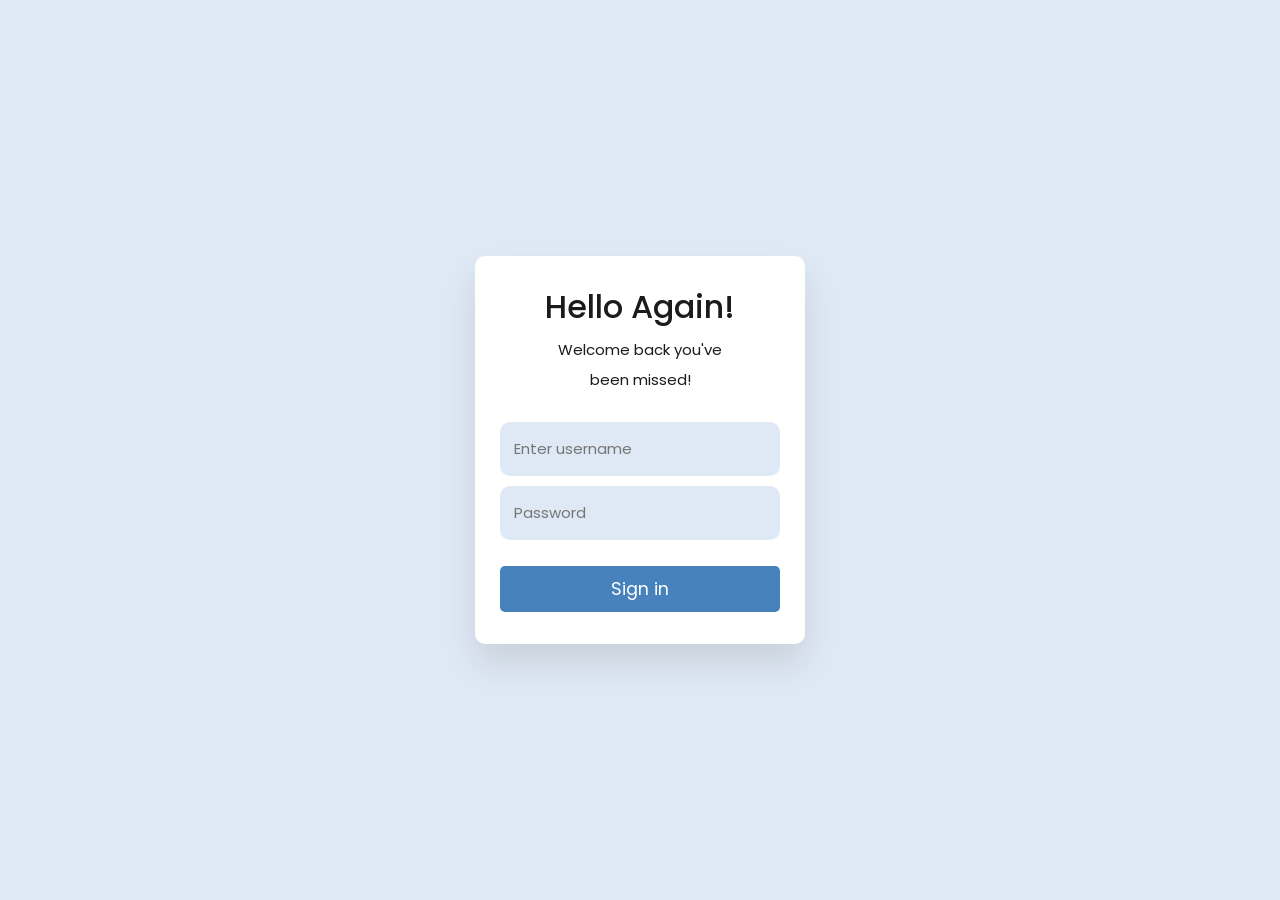
<file: login.html>
<!DOCTYPE html>
<html lang="en">
<head>
  <meta charset="UTF-8">
  <title>Adapt-And-Learn-admin</title>
  <meta charset="utf-8">
  <meta name="viewport" content="width=device-width, initial-scale=1">
  <link href="assets/css/bootstrap.min.css" rel="stylesheet">
  <link href="assets/css/style.css" rel="stylesheet">
</head>
<body class="login_page">
  <div class="wrapper">
    <h1>Hello Again!</h1>
    <p>Welcome back you've <br> been missed!</p>
    <form>
      <input type="text" placeholder="Enter username">
      <input type="password" placeholder="Password">
    </form>
    <button type="submit" id="myButton">Sign in</button>
  </div>
  

  <script>
      document.getElementById("myButton").onclick = function () {
        location.href = "index.html";
    };
  </script>
</body>
</html>
</file>
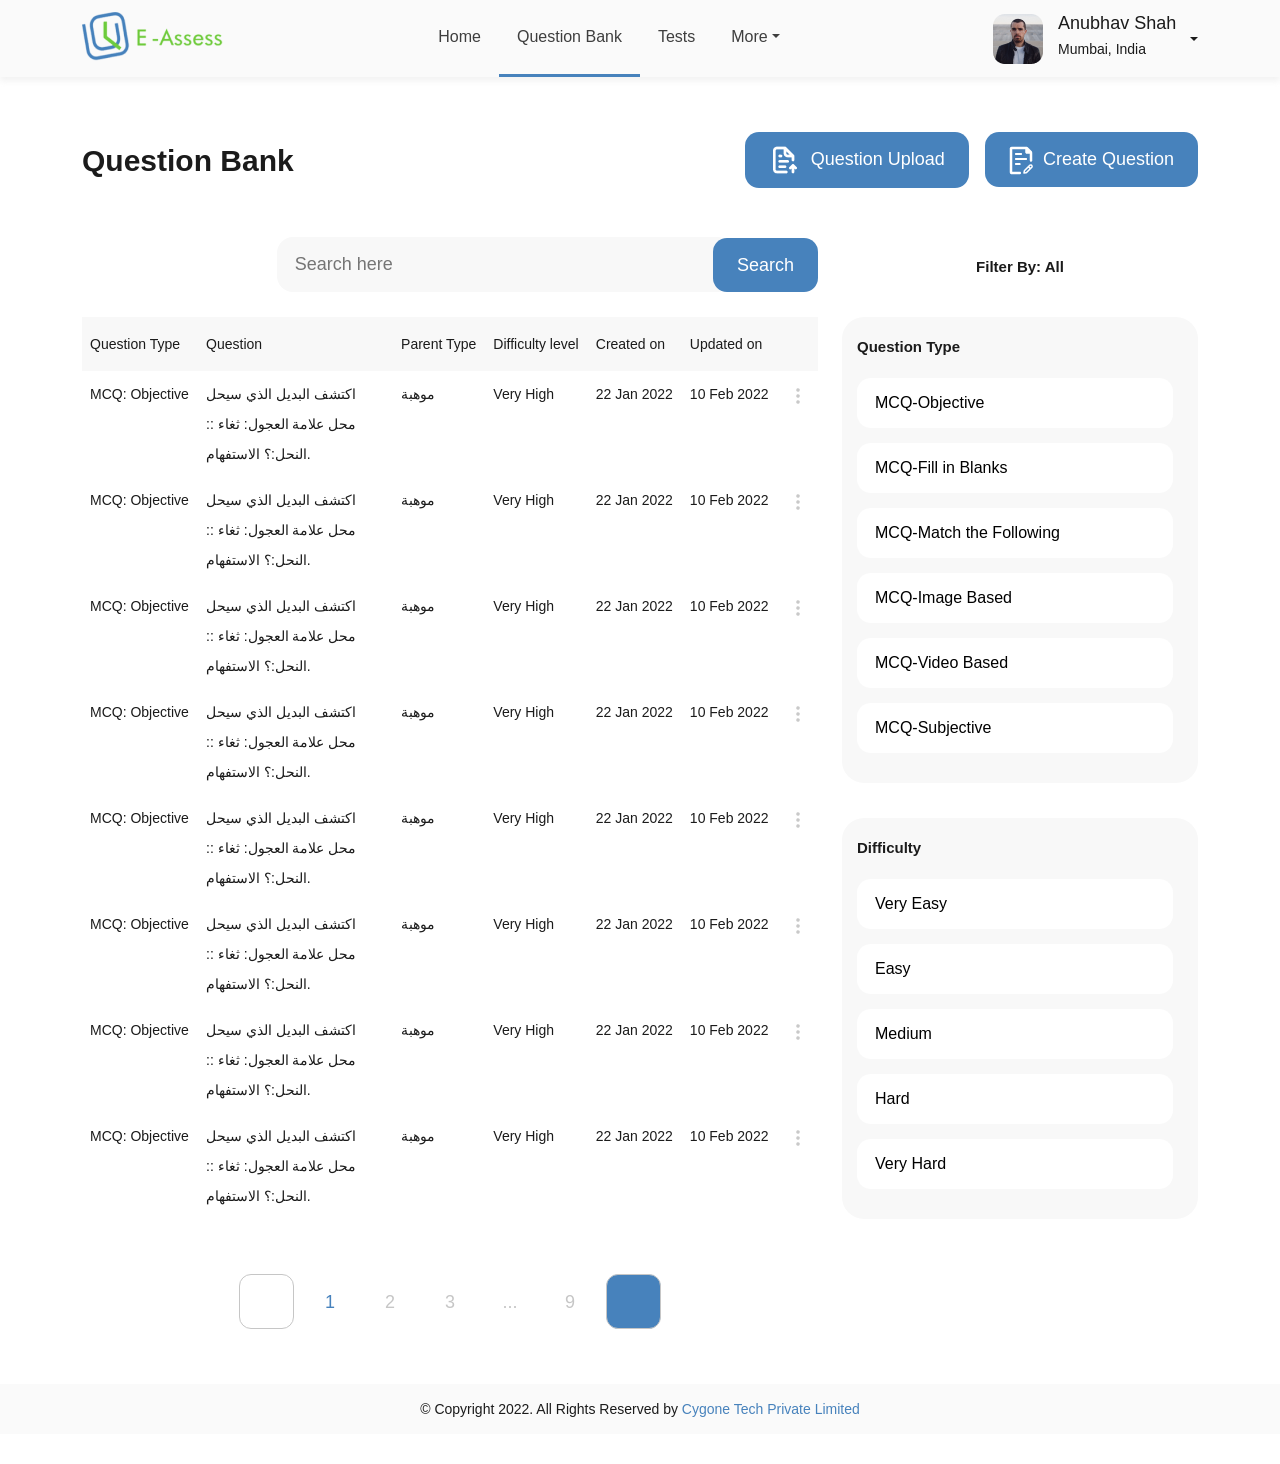
<file: question-bank.html>
<!DOCTYPE html>
<html lang="en">

<head>
    <title>Adapt-And-Learn-admin</title>
    <meta charset="utf-8">
    <meta name="viewport" content="width=device-width, initial-scale=1">
    <link href="assets/css/bootstrap.min.css" rel="stylesheet">
    <link href="assets/css/style.css" rel="stylesheet">
</head>

<body>
    <!-- --------HEADER CODE START----------- -->
    <header>
        <div class="header">
            <div class="container">
                <nav class="navbar navbar-expand-lg navbar-dark p-0">
                    <div class="header_logo">
                        <a href="index.html"><img src="assets/img/Logo 1.png"></a>
                    </div>
                    <button class="navbar-toggler my-2" id="navbarSideCollapse" type="button"
                        aria-label="Toggle navigation">
                        <i class="fa-solid fa-bars"></i>
                    </button>
                    <div class="navbar-collapse offcanvas-collapse justify-content-center" id="navbarSideCollapse">
                        <ul class="navbar-nav p-3 p-md-0">
                            <li class="nav-item"> <a class="nav-link" href="index.html">Home</a> </li>
                            <li class="nav-item"> <a class="nav-link active" href="question-bank.html">Question Bank</a>
                            </li>
                            <li class="nav-item"> <a class="nav-link" href="tests.html">Tests</a> </li>
                            <li class="nav-item dropdown ktm-mega-menu">
                                <a class="nav-link dropdown-toggle" href="#" data-bs-toggle="dropdown">More</a>
                                <div class="dropdown-menu mega-menu rounded-0 border-0 shadow-sm p-3">
                                    <div class="drop_down_mega_menu">
                                        <div class="row">
                                            <div class="col-md-4">
                                                <div class="mega_menu_box">
                                                    <p><b>Mega Menu</b></p>
                                                    <ul>
                                                        <li><a href="javascript:void(0);">Skills</a></li>
                                                        <li><a href="javascript:void(0);">Domain based Results</a></li>
                                                        <li><a href="javascript:void(0);">Results</a></li>
                                                        <li><a href="javascript:void(0);">Single File Test Reports</a>
                                                        </li>
                                                        <li><a href="javascript:void(0);">Job Description Management</a>
                                                        </li>
                                                    </ul>
                                                </div>
                                            </div>
                                            <div class="col-md-4">
                                                <div class="mega_menu_box">
                                                    <p><b>Mega Menu</b></p>
                                                    <ul>
                                                        <li><a href="javascript:void(0);">Cluster Management</a></li>
                                                        <li><a href="javascript:void(0);">Modules Management</a></li>
                                                        <li><a href="javascript:void(0);">Skill based Reports</a></li>
                                                        <li><a href="javascript:void(0);">Test Links Management</a></li>
                                                        <li><a href="javascript:void(0);">Test Domain Attemps
                                                                Mangement</a></li>
                                                    </ul>
                                                </div>
                                            </div>
                                            <div class="col-md-4">
                                                <div class="mega_menu_box">
                                                    <p><b>Mega Menu</b></p>
                                                    <ul>
                                                        <li><a href="javascript:void(0);">Multi-file Test Results</a>
                                                        </li>
                                                        <li><a href="javascript:void(0);">License Management</a></li>
                                                        <li><a href="javascript:void(0);">Recomm Settings</a></li>
                                                        <li><a href="javascript:void(0);">LMS Admin Users</a></li>
                                                        <li><a href="javascript:void(0);">Schedule Management</a></li>
                                                    </ul>
                                                </div>
                                            </div>
                                        </div>
                                    </div>
                                </div>
                            </li>
                        </ul>
                    </div>
                    <div class="header_profile">
                        <div class="dropdown">
                            <div class="dropdown-toggle profile_box" data-toggle="dropdown">
                                <div class="media">
                                    <img src="assets/img/profile.png" alt="profile" class="rounded">
                                    <div class="media-body">
                                        <h4>Anubhav Shah</h4>
                                        <p>Mumbai, India</p>
                                    </div>
                                </div>
                            </div>
                            <div class="dropdown-menu">
                                <a class="dropdown-item" href="javascript:void(0);">Dashboard</a>
                                <a class="dropdown-item" href="javascript:void(0);">Edit</a>
                                <a class="dropdown-item" href="login.html">Logout</a>
                            </div>
                        </div>
                    </div>
                </nav>
            </div>
        </div>
    </header>
    <!-- --------HEADER CODE END----------- -->

    <!-- --------SECTION CODE START----------- -->
    <section class="qb_section">
        <div class="container">
            <div class="row">
                <div class="col-md-12 mb-4">
                    <div class="question_bank_heading">
                        <h3>Question Bank</h3>
                        <div class="question_btn">
                            <button class="custom_btn mr-3"><img src="assets/img/file_upload.png"> Question
                                Upload</button>
                            <button class="custom_btn" id="myButton1"><img src="assets/img/Group.png"> Create Question</button>
                        </div>
                    </div>
                </div>
            </div>
    
            <div class="row">
                <div class="col-md-12 col-lg-8">
                    <div class="question_bank_sec">
                        <div class="search_box">
                            <div class="input_field">
                                <input type="text" class="text_search" placeholder="Search here">
                            </div>
                            <div class="search_btn">
                                <button class="custom_btn">Search</button>
                            </div>
                        </div>
                        <div class="question_table">
                            <div class="scroll_table">
                                <table class="table table-borderless">
                                    <thead>
                                        <tr>
                                            <th>Question Type</th>
                                            <th>Question</th>
                                            <th>Parent Type</th>
                                            <th>Difficulty level</th>
                                            <th>Created on</th>
                                            <th>Updated on</th>
                                            <th></th>
                                        </tr>
                                    </thead>
                                    <tbody>
                                        <tr>
                                            <td>MCQ: Objective</td>
                                            <td class="cus_width">اكتشف البديل الذي سيحل محل علامة العجول: ثغاء :: النحل:؟
                                                الاستفهام.
                                            </td>
                                            <td>موهبة</td>
                                            <td>Very High</td>
                                            <td>22 Jan 2022</td>
                                            <td>10 Feb 2022</td>
                                            <td>
                                                <div class="dropdown">
                                                    <img src="assets/img/dot.png" data-bs-toggle="dropdown">
                                                    <ul class="dropdown-menu">
                                                        <li><a class="dropdown-item" href="javascript:void(0);">Action</a>
                                                        </li>
                                                    </ul>
                                                </div>
                                            </td>
                                        </tr>
                            
                                        <tr>
                                            <td>MCQ: Objective</td>
                                            <td class="cus_width">اكتشف البديل الذي سيحل محل علامة العجول: ثغاء :: النحل:؟
                                                الاستفهام.
                                            </td>
                                            <td>موهبة</td>
                                            <td>Very High</td>
                                            <td>22 Jan 2022</td>
                                            <td>10 Feb 2022</td>
                                            <td>
                                                <div class="dropdown">
                                                    <img src="assets/img/dot.png" data-bs-toggle="dropdown">
                                                    <ul class="dropdown-menu">
                                                        <li><a class="dropdown-item" href="javascript:void(0);">Action</a>
                                                        </li>
                                                    </ul>
                                                </div>
                                            </td>
                                        </tr>
                            
                                        <tr>
                                            <td>MCQ: Objective</td>
                                            <td class="cus_width">اكتشف البديل الذي سيحل محل علامة العجول: ثغاء :: النحل:؟
                                                الاستفهام.
                                            </td>
                                            <td>موهبة</td>
                                            <td>Very High</td>
                                            <td>22 Jan 2022</td>
                                            <td>10 Feb 2022</td>
                                            <td>
                                                <div class="dropdown">
                                                    <img src="assets/img/dot.png" data-bs-toggle="dropdown">
                                                    <ul class="dropdown-menu">
                                                        <li><a class="dropdown-item" href="javascript:void(0);">Action</a>
                                                        </li>
                                                    </ul>
                                                </div>
                                            </td>
                                        </tr>
                            
                                        <tr>
                                            <td>MCQ: Objective</td>
                                            <td class="cus_width">اكتشف البديل الذي سيحل محل علامة العجول: ثغاء :: النحل:؟
                                                الاستفهام.
                                            </td>
                                            <td>موهبة</td>
                                            <td>Very High</td>
                                            <td>22 Jan 2022</td>
                                            <td>10 Feb 2022</td>
                                            <td>
                                                <div class="dropdown">
                                                    <img src="assets/img/dot.png" data-bs-toggle="dropdown">
                                                    <ul class="dropdown-menu">
                                                        <li><a class="dropdown-item" href="javascript:void(0);">Action</a>
                                                        </li>
                                                    </ul>
                                                </div>
                                            </td>
                                        </tr>
                            
                                        <tr>
                                            <td>MCQ: Objective</td>
                                            <td class="cus_width">اكتشف البديل الذي سيحل محل علامة العجول: ثغاء :: النحل:؟
                                                الاستفهام.
                                            </td>
                                            <td>موهبة</td>
                                            <td>Very High</td>
                                            <td>22 Jan 2022</td>
                                            <td>10 Feb 2022</td>
                                            <td>
                                                <div class="dropdown">
                                                    <img src="assets/img/dot.png" data-bs-toggle="dropdown">
                                                    <ul class="dropdown-menu">
                                                        <li><a class="dropdown-item" href="javascript:void(0);">Action</a>
                                                        </li>
                                                    </ul>
                                                </div>
                                            </td>
                                        </tr>
                            
                                        <tr>
                                            <td>MCQ: Objective</td>
                                            <td class="cus_width">اكتشف البديل الذي سيحل محل علامة العجول: ثغاء :: النحل:؟
                                                الاستفهام.
                                            </td>
                                            <td>موهبة</td>
                                            <td>Very High</td>
                                            <td>22 Jan 2022</td>
                                            <td>10 Feb 2022</td>
                                            <td>
                                                <div class="dropdown">
                                                    <img src="assets/img/dot.png" data-bs-toggle="dropdown">
                                                    <ul class="dropdown-menu">
                                                        <li><a class="dropdown-item" href="javascript:void(0);">Action</a>
                                                        </li>
                                                    </ul>
                                                </div>
                                            </td>
                                        </tr>
                            
                                        <tr>
                                            <td>MCQ: Objective</td>
                                            <td class="cus_width">اكتشف البديل الذي سيحل محل علامة العجول: ثغاء :: النحل:؟
                                                الاستفهام.
                                            </td>
                                            <td>موهبة</td>
                                            <td>Very High</td>
                                            <td>22 Jan 2022</td>
                                            <td>10 Feb 2022</td>
                                            <td>
                                                <div class="dropdown">
                                                    <img src="assets/img/dot.png" data-bs-toggle="dropdown">
                                                    <ul class="dropdown-menu">
                                                        <li><a class="dropdown-item" href="javascript:void(0);">Action</a>
                                                        </li>
                                                    </ul>
                                                </div>
                                            </td>
                                        </tr>
                            
                                        <tr>
                                            <td>MCQ: Objective</td>
                                            <td class="cus_width">اكتشف البديل الذي سيحل محل علامة العجول: ثغاء :: النحل:؟
                                                الاستفهام.
                                            </td>
                                            <td>موهبة</td>
                                            <td>Very High</td>
                                            <td>22 Jan 2022</td>
                                            <td>10 Feb 2022</td>
                                            <td>
                                                <div class="dropdown">
                                                    <img src="assets/img/dot.png" data-bs-toggle="dropdown">
                                                    <ul class="dropdown-menu">
                                                        <li><a class="dropdown-item" href="javascript:void(0);">Action</a>
                                                        </li>
                                                    </ul>
                                                </div>
                                            </td>
                                        </tr>
                                    </tbody>
                                </table>
                            </div>
                            <div class="pagination_box mt-4">
                                <div class="pagination">
                                    <button class="btn">
                                        <i class="fa-solid fa-chevron-left"></i>
                                    </button>
                                    <div class="pages">
                                        <a class="page active">1</a>
                                        <a class="page">2</a>
                                        <a class="page">3</a>
                                        <a class="page">...</a>
                                        <a class="page">9</a>
                                    </div>
                                    <button class="btn active">
                                        <i class="fa-solid fa-chevron-right"></i>
                                    </button>
                                </div>
                            </div>
                        </div>
                    </div>
                </div>
                <div class="col-md-12 col-lg-4">
                    <div class="question_filter">
                        <div class="filter_heading text-center">
                            <p><b>Filter By: All</b></p>
                        </div>
                        <div class="question_type_sec mb-4">
                            <div class="question_type_heading">
                                <p class="mb-3"><b>Question Type</b></p>
                            </div>
                            <div class="question_card">
                                <div class="question_list">
                                    <p><a href="javascript:void(0);">MCQ-Objective</a></p>
                                </div>
                                <div class="question_list">
                                    <p><a href="javascript:void(0);">MCQ-Fill in Blanks</a></p>
                                </div>
                                <div class="question_list">
                                    <p><a href="javascript:void(0);">MCQ-Match the Following</a></p>
                                </div>
                                <div class="question_list">
                                    <p><a href="javascript:void(0);">MCQ-Image Based</a></p>
                                </div>
                                <div class="question_list">
                                    <p><a href="javascript:void(0);">MCQ-Video Based</a></p>
                                </div>
                                <div class="question_list">
                                    <p><a href="javascript:void(0);">MCQ-Subjective</a></p>
                                </div>
                            </div>
                        </div>
    
                        <div class="question_type_sec mb-0">
                            <div class="question_type_heading">
                                <p class="mb-3"><b>Difficulty</b></p>
                            </div>
                            <div class="question_card">
                                <div class="question_list">
                                    <p><a href="javascript:void(0);">Very Easy</a></p>
                                </div>
                                <div class="question_list">
                                    <p><a href="javascript:void(0);">Easy</a></p>
                                </div>
                                <div class="question_list">
                                    <p><a href="javascript:void(0);">Medium</a></p>
                                </div>
                                <div class="question_list">
                                    <p><a href="javascript:void(0);">Hard</a></p>
                                </div>
                                <div class="question_list">
                                    <p><a href="javascript:void(0);">Very Hard</a></p>
                                </div>
                            </div>
                        </div>
                    </div>
                </div>
            </div>
        </div>
    </section>
    <!-- --------SECTION CODE END----------- -->


    <!-- --------FOOTER CODE START----------- -->
    <footer>
        <div class="container">
            <div class="row">
                <div class="col-md-12">
                    <div class="footer_box">
                        <p>© Copyright 2022. All Rights Reserved by <a href="#">Cygone Tech Private Limited</a></p>
                    </div>
                </div>
            </div>
        </div>
    </footer>
    <!-- --------FOOTER CODE END----------- -->

    <script src="assets/js/jquery.slim.min.js"></script>
    <script src="assets/js/bootstrap.bundle.min.js"></script>
    <script src="assets/js/fontawesome.min.js"></script>
    <script src="assets/js/custom.js"></script>
    <script>
        document.getElementById("myButton1").onclick = function () {
        location.href = "create-question.html";
};

    </script>
</body>
</html>
</file>
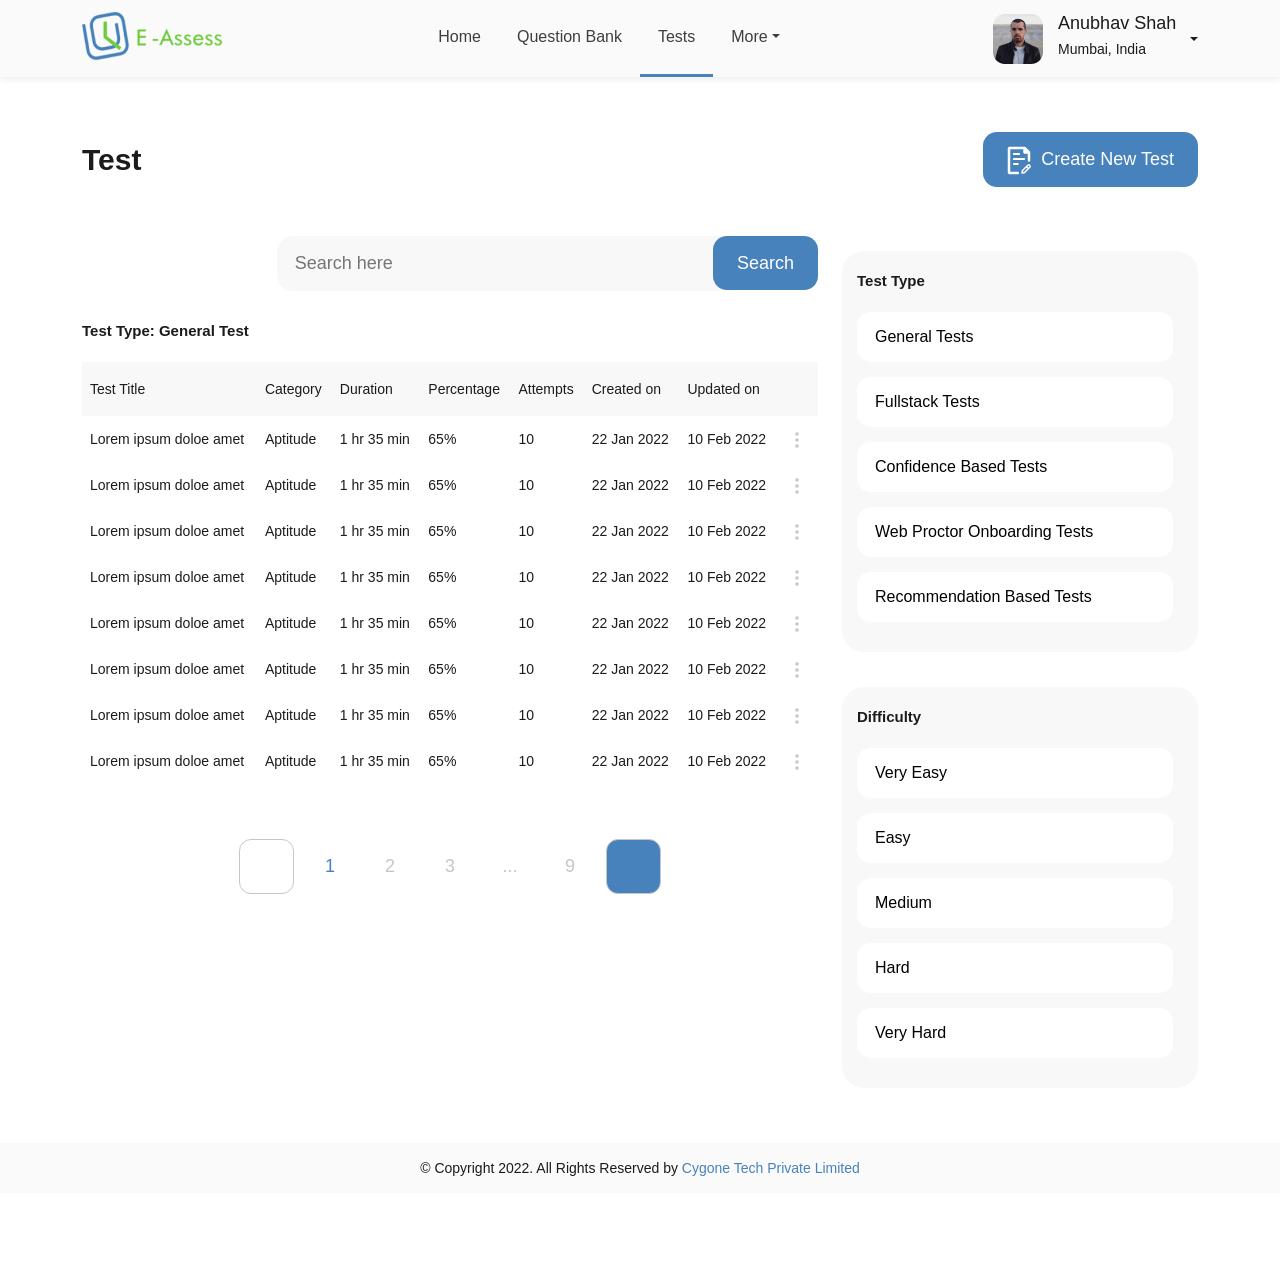
<file: tests.html>
<!DOCTYPE html>
<html lang="en">
<head>
    <title>Adapt-And-Learn-admin</title>
    <meta charset="utf-8">
    <meta name="viewport" content="width=device-width, initial-scale=1">
    <link href="assets/css/bootstrap.min.css" rel="stylesheet">
    <link href="assets/css/style.css" rel="stylesheet">
</head>
<body>

    <!-- --------HEADER CODE START----------- -->
    <header>
        <div class="header">
            <div class="container">
                <nav class="navbar navbar-expand-lg navbar-dark p-0">
                    <div class="header_logo">
                        <a href="index.html"><img src="assets/img/Logo 1.png"></a>
                    </div>
                    <button class="navbar-toggler my-2" id="navbarSideCollapse" type="button"
                        aria-label="Toggle navigation">
                        <i class="fa-solid fa-bars"></i>
                    </button>
                    <div class="navbar-collapse offcanvas-collapse justify-content-center" id="navbarSideCollapse">
                        <ul class="navbar-nav p-3 p-md-0">
                            <li class="nav-item"> <a class="nav-link" href="index.html">Home</a> </li>
                            <li class="nav-item"> <a class="nav-link" href="question-bank.html">Question Bank</a> </li>
                            <li class="nav-item"> <a class="nav-link active" href="tests.html">Tests</a> </li>
                            <li class="nav-item dropdown ktm-mega-menu">
                                <a class="nav-link dropdown-toggle" href="#" data-bs-toggle="dropdown">More</a>
                                <div class="dropdown-menu mega-menu rounded-0 border-0 shadow-sm p-3">
                                    <div class="drop_down_mega_menu">
                                        <div class="row">
                                            <div class="col-md-4">
                                                <div class="mega_menu_box">
                                                    <p><b>Mega Menu</b></p>
                                                    <ul>
                                                        <li><a href="javascript:void(0);">Skills</a></li>
                                                        <li><a href="javascript:void(0);">Domain based Results</a></li>
                                                        <li><a href="javascript:void(0);">Results</a></li>
                                                        <li><a href="javascript:void(0);">Single File Test Reports</a>
                                                        </li>
                                                        <li><a href="javascript:void(0);">Job Description Management</a>
                                                        </li>
                                                    </ul>
                                                </div>
                                            </div>
                                            <div class="col-md-4">
                                                <div class="mega_menu_box">
                                                    <p><b>Mega Menu</b></p>
                                                    <ul>
                                                        <li><a href="javascript:void(0);">Cluster Management</a></li>
                                                        <li><a href="javascript:void(0);">Modules Management</a></li>
                                                        <li><a href="javascript:void(0);">Skill based Reports</a></li>
                                                        <li><a href="javascript:void(0);">Test Links Management</a></li>
                                                        <li><a href="javascript:void(0);">Test Domain Attemps
                                                                Mangement</a></li>
                                                    </ul>
                                                </div>
                                            </div>
                                            <div class="col-md-4">
                                                <div class="mega_menu_box">
                                                    <p><b>Mega Menu</b></p>
                                                    <ul>
                                                        <li><a href="javascript:void(0);">Multi-file Test Results</a>
                                                        </li>
                                                        <li><a href="javascript:void(0);">License Management</a></li>
                                                        <li><a href="javascript:void(0);">Recomm Settings</a></li>
                                                        <li><a href="javascript:void(0);">LMS Admin Users</a></li>
                                                        <li><a href="javascript:void(0);">Schedule Management</a></li>
                                                    </ul>
                                                </div>
                                            </div>
                                        </div>
                                    </div>
                                </div>
                            </li>
                        </ul>
                    </div>
                    <div class="header_profile">
                        <div class="dropdown">
                            <div class="dropdown-toggle profile_box" data-toggle="dropdown">
                                <div class="media">
                                    <img src="assets/img/profile.png" alt="profile" class="rounded">
                                    <div class="media-body">
                                        <h4>Anubhav Shah</h4>
                                        <p>Mumbai, India</p>
                                    </div>
                                </div>
                            </div>
                            <div class="dropdown-menu">
                                <a class="dropdown-item" href="javascript:void(0);">Dashboard</a>
                                <a class="dropdown-item" href="javascript:void(0);">Edit</a>
                                <a class="dropdown-item" href="login.html">Logout</a>
                            </div>
                        </div>
                    </div>
                </nav>
            </div>
        </div>
    </header>
    <!-- --------HEADER CODE END----------- -->


     <!-- --------SECTION CODE START----------- -->
     <section class="qb_section">
        <div class="container">
            <div class="row">
                <div class="col-md-12 mb-4">
                    <div class="question_bank_heading">
                        <h3>Test</h3>
                        <div class="question_btn">
                            <button class="custom_btn" id="myButton2"><img src="assets/img/Group.png"> Create New Test</button>
                        </div>
                    </div>
                </div>
            </div>
    
            <div class="row">
                <div class="col-md-12 col-lg-8">
                    <div class="question_bank_sec">
                        <div class="search_box">
                            <div class="input_field">
                                <input type="text" class="text_search" placeholder="Search here">
                            </div>
                            <div class="search_btn">
                                <button class="custom_btn">Search</button>
                            </div>
                        </div>
                        <div class="question_table">
                            <div class="general_test mb-3">
                                <p><b>Test Type: General Test</b></p>
                            </div>
                            <div class="scroll_table">
                            <table class="table table-borderless">
                                <thead>
                                    <tr>
                                        <th>Test Title</th>
                                        <th>Category</th>
                                        <th>Duration</th>
                                        <th>Percentage</th>
                                        <th>Attempts</th>
                                        <th>Created on</th>
                                        <th>Updated on</th>
                                        <th></th>
                                    </tr>
                                </thead>
                                <tbody>
                                    <tr>
                                        <td>Lorem ipsum doloe amet</td>
                                        <td>Aptitude</td>
                                        <td>1 hr 35 min</td>
                                        <td>65%</td>
                                        <td>10</td>
                                        <td>22 Jan 2022</td>
                                        <td>10 Feb 2022</td>
                                        <td>
                                            <div class="dropdown">
                                                <img src="assets/img/dot.png" data-bs-toggle="dropdown">
                                                <ul class="dropdown-menu">
                                                    <li><a class="dropdown-item" href="javascript:void(0);">Action</a>
                                                    </li>
                                                </ul>
                                            </div>
                                        </td>
                                    </tr>
    
                                    <tr>
                                        <td>Lorem ipsum doloe amet</td>
                                        <td>Aptitude</td>
                                        <td>1 hr 35 min</td>
                                        <td>65%</td>
                                        <td>10</td>
                                        <td>22 Jan 2022</td>
                                        <td>10 Feb 2022</td>
                                        <td>
                                            <div class="dropdown">
                                                <img src="assets/img/dot.png" data-bs-toggle="dropdown">
                                                <ul class="dropdown-menu">
                                                    <li><a class="dropdown-item" href="javascript:void(0);">Action</a>
                                                    </li>
                                                </ul>
                                            </div>
                                        </td>
                                    </tr>
                                    <tr>
                                        <td>Lorem ipsum doloe amet</td>
                                        <td>Aptitude</td>
                                        <td>1 hr 35 min</td>
                                        <td>65%</td>
                                        <td>10</td>
                                        <td>22 Jan 2022</td>
                                        <td>10 Feb 2022</td>
                                        <td>
                                            <div class="dropdown">
                                                <img src="assets/img/dot.png" data-bs-toggle="dropdown">
                                                <ul class="dropdown-menu">
                                                    <li><a class="dropdown-item" href="javascript:void(0);">Action</a>
                                                    </li>
                                                </ul>
                                            </div>
                                        </td>
                                    </tr>
                                    <tr>
                                        <td>Lorem ipsum doloe amet</td>
                                        <td>Aptitude</td>
                                        <td>1 hr 35 min</td>
                                        <td>65%</td>
                                        <td>10</td>
                                        <td>22 Jan 2022</td>
                                        <td>10 Feb 2022</td>
                                        <td>
                                            <div class="dropdown">
                                                <img src="assets/img/dot.png" data-bs-toggle="dropdown">
                                                <ul class="dropdown-menu">
                                                    <li><a class="dropdown-item" href="javascript:void(0);">Action</a>
                                                    </li>
                                                </ul>
                                            </div>
                                        </td>
                                    </tr>
                                    <tr>
                                        <td>Lorem ipsum doloe amet</td>
                                        <td>Aptitude</td>
                                        <td>1 hr 35 min</td>
                                        <td>65%</td>
                                        <td>10</td>
                                        <td>22 Jan 2022</td>
                                        <td>10 Feb 2022</td>
                                        <td>
                                            <div class="dropdown">
                                                <img src="assets/img/dot.png" data-bs-toggle="dropdown">
                                                <ul class="dropdown-menu">
                                                    <li><a class="dropdown-item" href="javascript:void(0);">Action</a>
                                                    </li>
                                                </ul>
                                            </div>
                                        </td>
                                    </tr>
                                    <tr>
                                        <td>Lorem ipsum doloe amet</td>
                                        <td>Aptitude</td>
                                        <td>1 hr 35 min</td>
                                        <td>65%</td>
                                        <td>10</td>
                                        <td>22 Jan 2022</td>
                                        <td>10 Feb 2022</td>
                                        <td>
                                            <div class="dropdown">
                                                <img src="assets/img/dot.png" data-bs-toggle="dropdown">
                                                <ul class="dropdown-menu">
                                                    <li><a class="dropdown-item" href="javascript:void(0);">Action</a>
                                                    </li>
                                                </ul>
                                            </div>
                                        </td>
                                    </tr>
                                    <tr>
                                        <td>Lorem ipsum doloe amet</td>
                                        <td>Aptitude</td>
                                        <td>1 hr 35 min</td>
                                        <td>65%</td>
                                        <td>10</td>
                                        <td>22 Jan 2022</td>
                                        <td>10 Feb 2022</td>
                                        <td>
                                            <div class="dropdown">
                                                <img src="assets/img/dot.png" data-bs-toggle="dropdown">
                                                <ul class="dropdown-menu">
                                                    <li><a class="dropdown-item" href="javascript:void(0);">Action</a>
                                                    </li>
                                                </ul>
                                            </div>
                                        </td>
                                    </tr>
                                    <tr>
                                        <td>Lorem ipsum doloe amet</td>
                                        <td>Aptitude</td>
                                        <td>1 hr 35 min</td>
                                        <td>65%</td>
                                        <td>10</td>
                                        <td>22 Jan 2022</td>
                                        <td>10 Feb 2022</td>
                                        <td>
                                            <div class="dropdown">
                                                <img src="assets/img/dot.png" data-bs-toggle="dropdown">
                                                <ul class="dropdown-menu">
                                                    <li><a class="dropdown-item" href="javascript:void(0);">Action</a>
                                                    </li>
                                                </ul>
                                            </div>
                                        </td>
                                    </tr>
                                </tbody>
                            </table>
                            </div>
    
                            <div class="pagination_box mt-4">
                                <div class="pagination_box mt-4">
                                    <div class="pagination">
                                        <button class="btn">
                                            <i class="fa-solid fa-chevron-left"></i>
                                        </button>
                                        <div class="pages">
                                            <a class="page active">1</a>
                                            <a class="page">2</a>
                                            <a class="page">3</a>
                                            <a class="page">...</a>
                                            <a class="page">9</a>
                                        </div>
                                        <button class="btn active">
                                            <i class="fa-solid fa-chevron-right"></i>
                                        </button>
                                    </div>
                                </div>
                            </div>
                        </div>
                    </div>
                </div>
                <div class="col-md-12 col-lg-4">
                    <div class="question_filter">
                        <div class="question_type_sec mb-4">
                            <div class="question_type_heading">
                                <p class="mb-3"><b>Test Type</b></p>
                            </div>
                            <div class="question_card">
                                <div class="question_list">
                                    <p><a href="javascript:void(0);">General Tests</a></p>
                                </div>
                                <div class="question_list">
                                    <p><a href="javascript:void(0);">Fullstack Tests</a></p>
                                </div>
                                <div class="question_list">
                                    <p><a href="javascript:void(0);">Confidence Based Tests</a></p>
                                </div>
                                <div class="question_list">
                                    <p><a href="javascript:void(0);">Web Proctor Onboarding Tests</a></p>
                                </div>
                                <div class="question_list">
                                    <p><a href="javascript:void(0);">Recommendation Based Tests</a></p>
                                </div>
                            </div>
                        </div>
    
                        <div class="question_type_sec mb-0">
                            <div class="question_type_heading">
                                <p class="mb-3"><b>Difficulty</b></p>
                            </div>
                            <div class="question_card">
                                <div class="question_list">
                                    <p><a href="javascript:void(0);">Very Easy</a></p>
                                </div>
                                <div class="question_list">
                                    <p><a href="javascript:void(0);">Easy</a></p>
                                </div>
                                <div class="question_list">
                                    <p><a href="javascript:void(0);">Medium</a></p>
                                </div>
                                <div class="question_list">
                                    <p><a href="javascript:void(0);">Hard</a></p>
                                </div>
                                <div class="question_list">
                                    <p><a href="javascript:void(0);">Very Hard</a></p>
                                </div>
                            </div>
                        </div>
                    </div>
                </div>
            </div>
        </div>
    </section>
    <!-- --------SECTION CODE END----------- -->

     <!-- --------FOOTER CODE START----------- -->
     <footer>
        <div class="container">
            <div class="row">
                <div class="col-md-12">
                    <div class="footer_box">
                        <p>© Copyright 2022. All Rights Reserved by <a href="#">Cygone Tech Private Limited</a></p>
                    </div>
                </div>
            </div>
        </div>
    </footer>
    <!-- --------FOOTER CODE END----------- -->

    <script src="assets/js/jquery.slim.min.js"></script>
    <script src="assets/js/bootstrap.bundle.min.js"></script>
    <script src="assets/js/fontawesome.min.js"></script>
    <script src="assets/js/custom.js"></script>
    <script>
        document.getElementById("myButton2").onclick = function () {
        location.href = "create-test.html";
};

    </script>
</body>
</html>
</file>
<file: assets/css/style.css>
@import url("https://fonts.googleapis.com/css2?family=Lato:ital,wght@0,100;0,300;0,400;0,700;0,900;1,100&family=Poppins:wght@200;300;400;500&display=swap");
body.login_page {
  background: #dfe9f5;
  margin: 0;
  padding: 0;
  box-sizing: border-box;
  font-family: "Poppins", sans-serif;
  display: flex;
  align-items: center;
  justify-content: center;
  height: 100vh;
}
body.login_page .wrapper {
  width: 330px;
  padding: 2rem 0 2rem 0;
  margin: 50px auto;
  background: #ffffff;
  -webkit-border-radius: 10px;
  -moz-border-radius: 10px;
  border-radius: 10px;
  text-align: center;
  box-shadow: 0 20px 35px rgba(0, 0, 0, 0.1);
}
body.login_page h1 {
  font-size: 2rem;
  color: #1B1B1B;
}
body.login_page p {
  margin-bottom: 1.7rem;
}
body.login_page form input {
  width: 85%;
  outline: none;
  border: none;
  background: #dfe9f5;
  padding: 12px 14px;
  margin-bottom: 10px;
  -webkit-border-radius: 10px;
  -moz-border-radius: 10px;
  border-radius: 10px;
}
body.login_page button {
  font-size: 1.1rem;
  margin-top: 1rem;
  padding: 8px 0;
  -webkit-border-radius: 5px;
  -moz-border-radius: 5px;
  border-radius: 5px;
  outline: none;
  border: none;
  width: 85%;
  background: #4782BC;
  color: #ffffff;
  cursor: pointer;
}
body.login_page button:hover {
  background: #5695d3;
}

header .header {
  background: #FAFAFA;
  box-shadow: 0px 4px 6px rgba(234, 234, 234, 0.6);
}
header .header .header_profile .dropdown-menu {
  top: 52px;
  right: 0;
  font-size: 14px;
  color: #1B1B1B;
  background-color: #ffffff;
  border: 0px solid rgba(0, 0, 0, 0.15);
  box-shadow: 0px 0px 8px rgba(193, 193, 193, 0.35);
  -webkit-border-radius: 5px;
  -moz-border-radius: 5px;
  border-radius: 5px;
}
header .header .header_profile .dropdown-menu .dropdown-item.active,
header .header .header_profile .dropdown-menu .dropdown-item:active {
  background-color: #4782BC;
}
header .header .header_profile .profile_box {
  display: flex;
  align-items: center;
  cursor: pointer;
}
header .header .header_profile .profile_box .media {
  display: flex;
  align-items: center;
}
header .header .header_profile .profile_box .media img {
  margin-right: 15px;
}
header .header .header_profile .profile_box .media .media-body {
  margin-right: 10px;
}
header .header .header_profile .profile_box .media .media-body h4 {
  margin: 0;
  font-size: 18px;
  font-weight: 500;
}
header .header .header_profile .profile_box .media .media-body p {
  margin: 0px;
  font-size: 14px;
}
header .header .navbar-collapse ul li a.active {
  font-weight: 500 !important;
  font-size: 16px;
  line-height: 24px;
  color: #1B1B1B !important;
  border-bottom: 3px solid #4782BC;
}
header .header .navbar-collapse ul li a.nav-link {
  color: #3E3E3E !important;
  font-weight: 400;
  font-size: 16px;
  line-height: 24px;
  padding: 25px 18px;
}
header .header .navbar-collapse ul li a.nav-link:hover {
  color: #1B1B1B;
}
header .header .dropdown-menu {
  width: 13rem;
}
header .header .mega-submenu {
  left: 100%;
  top: 0;
  min-width: 25rem;
}
header .header .ktm-mega-menu {
  position: static;
}
header .header .ktm-mega-menu .drop_down_mega_menu .mega_menu_box p {
  color: #4782BC;
  font-weight: 300;
}
header .header .ktm-mega-menu .drop_down_mega_menu .mega_menu_box ul {
  padding: 0px;
  margin: 0px;
  list-style-type: none;
  padding-inline-start: 10px;
}
header .header .ktm-mega-menu .drop_down_mega_menu .mega_menu_box ul li {
  margin-bottom: 10px;
}
header .header .ktm-mega-menu .drop_down_mega_menu .mega_menu_box ul li a {
  color: #3E3E3E;
  text-decoration: none;
  font-size: 16px;
  transition: all 0.2s ease 0.3s;
}
header .header .ktm-mega-menu .drop_down_mega_menu .mega_menu_box ul li a:hover {
  color: #1B1B1B;
  padding-left: 5px;
}
header .header .mega-menu {
  left: 0;
  right: 0;
  width: 100%;
}
header .header .dropdown-menu li {
  position: relative;
}
header .header .dropdown-menu .submenu {
  display: none;
  left: 100%;
  top: 0;
}
header .header .dropdown-menu > li:hover > .submenu,
header .header .dropdown:hover > .dropdown-menu {
  display: block;
}

@media (max-width: 991.98px) {
  header .header .navbar-dark .navbar-toggler {
    color: rgba(255, 255, 255, 0);
    border-color: rgba(255, 255, 255, 0);
  }
  header .header .navbar-dark i.fa-solid.fa-bars {
    color: #4f87bf;
  }

  header .header .navbar-collapse ul li a.nav-link {
    color: #FAFAFA !important;
    font-weight: 400;
    font-size: 16px;
    line-height: 24px;
    padding: 8px 18px;
  }

  header .header .navbar-collapse ul li a.active {
    font-weight: 500 !important;
    font-size: 16px;
    line-height: 24px;
    color: #ffffff !important;
    border-bottom: 0px solid #4782BC;
  }

  .offcanvas-collapse {
    position: fixed;
    top: 75px;
    bottom: 0;
    left: 100%;
    width: 100%;
    padding: 10px;
    overflow-y: auto;
    visibility: hidden;
    background-color: #4782BC;
    transition: transform 0.3s ease-in-out, visibility 0.3s ease-in-out;
    z-index: 99;
  }
  .offcanvas-collapse ul.navbar-nav.p-3.p-md-0 {
    padding: 0px !important;
  }

  .offcanvas-collapse.open {
    visibility: visible;
    transform: translateX(-100%);
    z-index: 99;
  }
}
@media (max-width: 767.98px) {
  header .header {
    padding: 10px 0px;
  }
  header .header .navbar-dark .navbar-toggler {
    color: rgba(255, 255, 255, 0);
    border-color: rgba(255, 255, 255, 0);
  }
  header .header .navbar-dark i.fa-solid.fa-bars {
    color: #4f87bf;
  }
  header .header .header_profile {
    display: none;
  }
}
section {
  padding: 55px 0px;
}
section .section_heading {
  margin-bottom: 25px;
}
section .section_heading h3 {
  margin: 0px;
  font-size: 30px;
  font-weight: 600;
}
section .card_box_das .Coding_Question_box {
  margin-top: 0;
  box-shadow: 0px 0px 8px rgba(193, 193, 193, 0.35);
  padding: 15px;
  -webkit-border-radius: 20px;
  -moz-border-radius: 20px;
  border-radius: 20px;
}
section .card_box_das .Coding_Question_box .total_count h3 {
  margin: 18px 0px 0px 0px;
  font-weight: 500;
  font-size: 35px;
}
section .card_box_das .Coding_Question_box .coading_box {
  display: flex;
  align-items: center;
}
section .card_box_das .Coding_Question_box .coading_box .img_file.new_bg1 {
  background: #8DFFB4;
}
section .card_box_das .Coding_Question_box .coading_box .img_file.new_bg2 {
  background: #FFBD81;
}
section .card_box_das .Coding_Question_box .coading_box .img_file.new_bg3 {
  background: #94E5FF;
}
section .card_box_das .Coding_Question_box .coading_box .img_file.new_bg4 {
  background: #8DA0FF;
}
section .card_box_das .Coding_Question_box .coading_box .img_file.new_bg5 {
  background: #FF9197;
}
section .card_box_das .Coding_Question_box .coading_box .img_file {
  margin-right: 15px;
  width: 60px;
  height: 60px;
  -webkit-border-radius: 14px;
  -moz-border-radius: 14px;
  border-radius: 14px;
  background: #ff8d8d;
  text-align: center;
  line-height: 55px;
}
section .card_box_das .Coding_Question_box .coading_box .text_coading p {
  margin: 0px;
  font-weight: 500;
  font-size: 18px;
}
section .card_box_das .Coding_Question_box .coading_box .text_coading h3 {
  font-weight: 500;
  font-size: 35px;
  margin-top: 15px;
  text-align: center;
}
section .most_popular_das .Most_Frequent {
  box-shadow: 0px 0px 8px rgba(193, 193, 193, 0.35);
  -webkit-border-radius: 20px;
  -moz-border-radius: 20px;
  border-radius: 20px;
  padding: 30px 25px;
}
section .most_popular_das .Most_Frequent h3 {
  font-weight: 500;
  font-size: 22px;
  margin-bottom: 18px;
}
section .most_popular_das .Most_Frequent .Test_Takers_box.Assessments .Test_Takers {
  display: block;
}
section .most_popular_das .Most_Frequent .Test_Takers_box.Assessments .Test_Takers .profile_name p {
  font-weight: 400;
  font-size: 14px;
  line-height: 25px;
}
section .most_popular_das .Most_Frequent .Test_Takers_box {
  background: #FAFAFA;
  -webkit-border-radius: 18px;
  -moz-border-radius: 18px;
  border-radius: 18px;
  padding: 15px;
  margin-bottom: 20px;
}
section .most_popular_das .Most_Frequent .Test_Takers_box .test_taken_total p {
  margin: 10px 0px 0px 0px;
}
section .most_popular_das .Most_Frequent .Test_Takers_box .Test_Takers {
  display: flex;
  align-items: center;
}
section .most_popular_das .Most_Frequent .Test_Takers_box .Test_Takers .profile_img.profile_bg1 {
  background: #FFC3A2;
}
section .most_popular_das .Most_Frequent .Test_Takers_box .Test_Takers .profile_img.profile_bg2 {
  background: #92F390;
}
section .most_popular_das .Most_Frequent .Test_Takers_box .Test_Takers .profile_img.profile_bg3 {
  background: #FFC3A2;
}
section .most_popular_das .Most_Frequent .Test_Takers_box .Test_Takers .profile_img.profile_bg4 {
  background: #92F390;
}
section .most_popular_das .Most_Frequent .Test_Takers_box .Test_Takers .profile_img {
  padding: 10px 15px;
  background: #FFB1B1;
  -webkit-border-radius: 10px;
  -moz-border-radius: 10px;
  border-radius: 10px;
  margin-right: 15px;
}
section .most_popular_das .Most_Frequent .Test_Takers_box .Test_Takers .profile_img p {
  margin: 0px;
  color: #ffffff;
}
section .most_popular_das .Most_Frequent .Test_Takers_box .Test_Takers .profile_name p {
  color: #1B1B1B;
  font-weight: 500;
  font-size: 16px;
  margin: 0px;
}
section .popular_skill_box {
  background: #F8F8F8;
  -webkit-border-radius: 22px;
  -moz-border-radius: 22px;
  border-radius: 22px;
  margin-bottom: 25px;
  padding: 30px 25px 20px;
}
section .popular_skill_box .cat_heading h3 {
  font-weight: 500;
  font-size: 22px;
  line-height: 33px;
  margin: 0px 0px 18px 0px;
}
section .popular_skill_box .skill_cat_sec {
  max-height: 440px;
  overflow: auto;
}
section .popular_skill_box .skill_cat_sec .skill_cat_box {
  background: #ffffff;
  padding: 15px;
  -webkit-border-radius: 18px;
  -moz-border-radius: 18px;
  border-radius: 18px;
  margin-bottom: 20px;
}
section .popular_skill_box .skill_cat_sec .skill_cat_box p {
  margin: 0px;
}

section.qb_section .question_bank_heading {
  display: flex;
  align-items: center;
  justify-content: space-between;
}
section.qb_section .question_bank_heading h3 {
  font-weight: 600;
  font-size: 30px;
  line-height: 45px;
  margin: 0px;
  color: #1B1B1B;
}
section.qb_section .question_bank_heading .question_btn button.custom_btn.mr-3 {
  margin-right: 12px;
}
section.qb_section .question_bank_heading .question_btn button.custom_btn {
  background: #4782BC;
  color: #ffffff;
  border: none;
  -webkit-border-radius: 14px;
  -moz-border-radius: 14px;
  border-radius: 14px;
  padding: 12px 24px;
  font-weight: 500;
  font-size: 18px;
}
section.qb_section .question_bank_heading .question_btn button.custom_btn:hover {
  background: #5695d3;
}
section.qb_section .question_bank_heading .question_btn button.custom_btn img {
  margin-right: 5px;
}
section.qb_section .question_filter {
  margin-top: 40px;
}
section.qb_section .question_filter .filter_heading p {
  margin: 0px;
}
section.qb_section .question_filter .question_type_sec {
  background: #F8F8F8;
  -webkit-border-radius: 22px;
  -moz-border-radius: 22px;
  border-radius: 22px;
  padding: 15px;
  margin-top: 35px;
}
section.qb_section .question_filter .question_type_sec .question_card {
  max-height: 390px;
  overflow: auto;
  padding-right: 10px;
}
section.qb_section .question_filter .question_type_sec .question_card .question_list {
  background: #ffffff;
  padding: 10px 18px;
  -webkit-border-radius: 14px;
  -moz-border-radius: 14px;
  border-radius: 14px;
  margin-bottom: 15px;
}
section.qb_section .question_filter .question_type_sec .question_card .question_list p {
  margin: 0px;
}
section.qb_section .question_filter .question_type_sec .question_card .question_list p a {
  color: black;
  text-decoration: none;
  font-weight: 500;
  font-size: 16px;
}
section.qb_section .question_bank_sec {
  margin-top: 25px;
}
section.qb_section .question_bank_sec .question_table {
  margin-top: 25px;
}
section.qb_section .question_bank_sec .question_table .pagination_box .pagination {
  display: flex;
  align-items: center;
  justify-content: center;
  gap: 16px;
  margin-top: 55px;
}
section.qb_section .question_bank_sec .question_table .pagination_box .pages {
  display: flex;
  flex-direction: row;
  gap: 20px;
}
section.qb_section .question_bank_sec .question_table .pagination_box .page {
  height: 40px;
  width: 40px;
  cursor: pointer;
  display: flex;
  align-items: center;
  justify-content: center;
  gap: 10px;
  font-weight: 500;
  font-size: 18px;
  text-decoration: none;
  color: #C6C6C6;
}
section.qb_section .question_bank_sec .question_table .pagination_box .page:hover {
  color: #4782BC;
}
section.qb_section .question_bank_sec .question_table .pagination_box .active {
  color: #4782BC;
}
section.qb_section .question_bank_sec .question_table .pagination_box .btn.active {
  background-color: #4782BC;
  color: #ffffff;
}
section.qb_section .question_bank_sec .question_table .pagination_box .btn {
  border: 1px solid #C6C6C6;
  color: #C6C6C6;
  height: 55px;
  width: 55px;
  -webkit-border-radius: 12px;
  -moz-border-radius: 12px;
  border-radius: 12px;
  cursor: pointer;
  display: flex;
  align-items: center;
  justify-content: center;
}
section.qb_section .question_bank_sec .question_table .table thead {
  background: #F8F8F8;
  -webkit-border-radius: 12px;
  -moz-border-radius: 12px;
  border-radius: 12px;
}
section.qb_section .question_bank_sec .question_table .table thead tr th {
  padding: 12px 8px;
  font-weight: 500;
  font-size: 14px;
  color: #1B1B1B;
}
section.qb_section .question_bank_sec .question_table .table tbody tr td.cus_width {
  width: 195px !important;
}
section.qb_section .question_bank_sec .question_table .table tbody tr td {
  font-weight: 400;
  padding: 18px 8px;
  font-size: 14px;
  padding: 8px;
  color: #1B1B1B;
}
section.qb_section .question_bank_sec .question_table .table tbody tr td .dropdown {
  cursor: pointer;
}
section.qb_section .question_bank_sec .search_box {
  display: flex;
  justify-content: flex-end;
  align-items: center;
  position: relative;
}
section.qb_section .question_bank_sec .search_box .search_btn button.custom_btn {
  background: #4782BC;
  color: #ffffff;
  border: none;
  -webkit-border-radius: 14px;
  -moz-border-radius: 14px;
  border-radius: 14px;
  padding: 12px 24px;
  font-weight: 500;
  font-size: 18px;
  margin-left: -20px;
}
section.qb_section .question_bank_sec .search_box .input_field {
  width: 62%;
}
section.qb_section .question_bank_sec .search_box .input_field input.text_search {
  background: #F8F8F8;
  -webkit-border-radius: 16px;
  -moz-border-radius: 16px;
  border-radius: 16px;
  border: none;
  padding: 14px 30px 14px 18px;
  font-weight: 500;
  font-size: 18px;
  width: 100%;
  line-height: 27px;
  color: #1B1B1B;
}
section.qb_section .question_bank_sec .search_box .input_field input.text_search:focus-visible {
  outline: -webkit-focus-ring-color auto 0px;
}

footer {
  background: #FAFAFA;
  padding: 10px 0px;
}
footer .footer_box {
  text-align: center;
}
footer .footer_box p {
  margin: 0px;
  font-size: 14px;
}
footer .footer_box p a {
  color: #4782BC;
  text-decoration: none;
}

body {
  margin: 0;
  font-family: "Poppins", sans-serif;
  font-size: 15px;
  font-weight: 400;
  line-height: 30px;
  text-align: left;
  background-color: #ffffff;
  color: #1B1B1B;
}

section.qb_section.create_question_sec .question_save button.cancle_btn {
  background: #ffffff;
  border: 1px solid #4782BC;
  -webkit-border-radius: 14px;
  -moz-border-radius: 14px;
  border-radius: 14px;
  padding: 12px 35px;
  font-weight: 500;
  font-size: 18px;
  margin-right: 12px;
}
section.qb_section.create_question_sec .question_save button.cancle_btn:hover {
  background: #5695d3;
  color: #ffffff;
}
section.qb_section.create_question_sec .question_save button.save_btn {
  background: #4782BC;
  color: #ffffff;
  border: none;
  -webkit-border-radius: 14px;
  -moz-border-radius: 14px;
  border-radius: 14px;
  padding: 12px 35px;
  font-weight: 500;
  font-size: 18px;
}
section.qb_section.create_question_sec .question_save button.save_btn:hover {
  background: #5695d3;
}
section.qb_section.create_question_sec .Create_New_Question_form .Create_New_Question_field label.form-label {
  font-weight: 500;
  font-size: 20px;
  line-height: 33px;
  color: #1B1B1B;
}
section.qb_section.create_question_sec .Create_New_Question_form .Create_New_Question_field textarea {
  border: 1px solid #e2e2e2;
  -webkit-border-radius: 16px;
  -moz-border-radius: 16px;
  border-radius: 16px;
  height: 150px;
  resize: none;
}
section.qb_section.create_question_sec .Create_New_Question_form .Create_New_Question_field textarea.answer {
  height: 284px !important;
}
section.qb_section.create_question_sec .Create_New_Question_form .Create_New_Question_field select.form-select {
  border: 1px solid #e2e2e2;
  -webkit-border-radius: 16px;
  -moz-border-radius: 16px;
  border-radius: 16px;
  height: 55px;
}
section.qb_section.create_question_sec .Create_New_Question_form .Create_New_Question_field input {
  background: #ffffff;
  border: 1px solid #e2e2e2;
  -webkit-border-radius: 16px;
  -moz-border-radius: 16px;
  border-radius: 16px;
  height: 55px;
}
section.qb_section.create_question_sec .Create_New_Question_form .Create_New_Question_field .form-control:focus {
  border-color: #4782BC;
  outline: 0;
  box-shadow: 0 0 0 0rem rgba(13, 110, 253, 0.25);
}
section.qb_section.create_question_sec .Create_New_Question_form .Create_New_Question_field .form-select:focus {
  border-color: #4782BC;
  outline: 0;
  box-shadow: 0 0 0 0rem rgba(13, 110, 253, 0.25);
}
section.qb_section.create_question_sec .Create_New_Question_form .Create_New_Question_field .multi_check_box input.form-control {
  border-left: 0px;
}
section.qb_section.create_question_sec .Create_New_Question_form .Create_New_Question_field .multi_check_box .input-group-text {
  border-radius: 16px 0px 0px 16px;
  border-right: 0px !important;
  background-color: #ffffff;
  border: 1px solid #e2e2e2;
  height: 55px;
}

section.Test_section .test_tab_section .tab_con_box .Set_your_Test_box {
  margin-top: 30px;
}
section.Test_section .test_tab_section .tab_con_box .Set_your_Test_box .question_bank_sec.Add_Sections_box .question_table table.table.table-borderless tbody tr td {
  padding: 18px 8px !important;
}
section.Test_section .test_tab_section .tab_con_box .Set_your_Test_box .question_bank_sec.Add_Sections_box .question_table table.table.table-borderless tbody tr td .add_btn button.add {
  background: #92F390;
  border-radius: 8px;
  border: none;
  color: #ffffff;
  font-weight: 500;
  font-size: 18px;
  line-height: 27px;
  padding: 4px 15px;
}
section.Test_section .test_tab_section .tab_con_box .Set_your_Test_box .question_bank_sec.Add_Sections_box .question_table table.table.table-borderless tbody tr td .Test_Takers {
  display: flex;
  align-items: center;
}
section.Test_section .test_tab_section .tab_con_box .Set_your_Test_box .question_bank_sec.Add_Sections_box .question_table table.table.table-borderless tbody tr td .Test_Takers .profile_name p {
  color: #1B1B1B;
  font-weight: 500;
  font-size: 16px;
  margin: 0px;
}
section.Test_section .test_tab_section .tab_con_box .Set_your_Test_box .question_bank_sec.Add_Sections_box .question_table table.table.table-borderless tbody tr td .Test_Takers .profile_img.profile_bg1 {
  background: #FFB1B1;
}
section.Test_section .test_tab_section .tab_con_box .Set_your_Test_box .question_bank_sec.Add_Sections_box .question_table table.table.table-borderless tbody tr td .Test_Takers .profile_img.profile_bg2 {
  background: #FFBD81;
}
section.Test_section .test_tab_section .tab_con_box .Set_your_Test_box .question_bank_sec.Add_Sections_box .question_table table.table.table-borderless tbody tr td .Test_Takers .profile_img.profile_bg3 {
  background: #8DFFB4;
}
section.Test_section .test_tab_section .tab_con_box .Set_your_Test_box .question_bank_sec.Add_Sections_box .question_table table.table.table-borderless tbody tr td .Test_Takers .profile_img.profile_bg4 {
  background: #FFB1B1;
}
section.Test_section .test_tab_section .tab_con_box .Set_your_Test_box .question_bank_sec.Add_Sections_box .question_table table.table.table-borderless tbody tr td .Test_Takers .profile_img.profile_bg5 {
  background: #FFB1B1;
}
section.Test_section .test_tab_section .tab_con_box .Set_your_Test_box .question_bank_sec.Add_Sections_box .question_table table.table.table-borderless tbody tr td .Test_Takers .profile_img {
  padding: 5px 15px;
  background: #C9DFF4;
  -webkit-border-radius: 10px;
  -moz-border-radius: 10px;
  border-radius: 10px;
  margin-right: 15px;
}
section.Test_section .test_tab_section .tab_con_box .Set_your_Test_box .question_bank_sec.Add_Sections_box .question_table table.table.table-borderless tbody tr td .Test_Takers .profile_img p {
  margin: 0px;
  color: #ffffff;
}
section.Test_section .test_tab_section .tab_con_box .Set_your_Test_box .question_filter.All_Sections {
  margin-top: 25px;
}
section.Test_section .test_tab_section .tab_con_box .Set_your_Test_box .question_filter.All_Sections .question_type_sec {
  margin-top: 0px;
  background: #7EA7D0;
  border-radius: 16px;
}
section.Test_section .test_tab_section .tab_con_box .Set_your_Test_box .question_filter.All_Sections .question_type_sec .flex {
  display: flex;
  align-items: center;
  justify-content: space-between;
}
section.Test_section .test_tab_section .tab_con_box .Set_your_Test_box .question_filter.All_Sections .question_type_sec .flex .question_type_heading p {
  margin: 0px;
  color: #ffffff;
  font-size: 16px;
}
section.Test_section .test_tab_section .tab_con_box .Set_your_Test_box .question_filter.All_Sections .filter_heading h3 {
  font-weight: 600;
  font-size: 22px;
  margin-bottom: 18px;
}
section.Test_section .test_tab_section .tab_con_box .Set_your_Test_box .question_bank_sec.Add_Sections_box .question_table_sec_box {
  width: 80%;
  margin: 40px auto 0px;
}
section.Test_section .test_tab_section .tab_con_box .Set_your_Test_box .question_bank_sec.Add_Sections_box .question_table_sec_box .Create_New_Question_field label.form-label {
  font-weight: 400;
  font-size: 17px;
  line-height: 33px;
  color: #1B1B1B;
}
section.Test_section .test_tab_section .tab_con_box .Set_your_Test_box .question_bank_sec.Add_Sections_box .question_table_sec_box .Create_New_Question_field input {
  background: #ffffff;
  border: 1px solid #e2e2e2;
  border-radius: 16px;
  height: 55px;
}
section.Test_section .test_tab_section .tab_con_box .Set_your_Test_box .question_bank_sec.Add_Sections_box .question_table_sec_box .Create_New_Question_field input:focus {
  border-color: #4782BC;
  outline: 0;
  box-shadow: 0 0 0 0rem rgba(13, 110, 253, 0.25);
}
section.Test_section .test_tab_section .tab_con_box .Set_your_Test_box .question_bank_sec.Add_Sections_box .question_table_sec_box .question_table.Send_Invitation {
  box-shadow: 0px 0px 8px rgba(193, 193, 193, 0.35);
  border-radius: 16px;
  padding: 25px;
}
section.Test_section .test_tab_section .tab_con_box .Set_your_Test_box .question_bank_sec.Add_Sections_box h3 {
  font-weight: 600;
  font-size: 22px;
  margin-bottom: 18px;
}
section.Test_section .test_tab_section .tab_con_box .Set_your_Test_box .question_bank_sec.Add_Sections_box .ques_box {
  background: #ffffff;
  border: 1px solid #e2e2e2;
  -webkit-border-radius: 16px;
  -moz-border-radius: 16px;
  border-radius: 16px;
  padding: 15px;
}
section.Test_section .test_tab_section .tab_con_box .Set_your_Test_box .question_bank_sec.Add_Sections_box .ques_box .Set_your_Test_left_box_field .que_card_box .Save_Section {
  margin-top: 15px;
}
section.Test_section .test_tab_section .tab_con_box .Set_your_Test_box .question_bank_sec.Add_Sections_box .ques_box .Set_your_Test_left_box_field .que_card_box .Save_Section button.save_btn {
  background: #4782BC;
  color: #ffffff;
  border: none;
  -webkit-border-radius: 14px;
  -moz-border-radius: 14px;
  border-radius: 14px;
  padding: 12px 35px;
  font-weight: 500;
  font-size: 18px;
}
section.Test_section .test_tab_section .tab_con_box .Set_your_Test_box .question_bank_sec.Add_Sections_box .ques_box .Set_your_Test_left_box_field .que_card_box .Save_Section button.save_btn:hover {
  background: #5695d3;
}
section.Test_section .test_tab_section .tab_con_box .Set_your_Test_box .question_bank_sec.Add_Sections_box .ques_box .Set_your_Test_left_box_field .que_card_box .que_sec {
  background: #ffffff;
  border: 1px solid #e2e2e2;
  -webkit-border-radius: 16px;
  -moz-border-radius: 16px;
  border-radius: 16px;
}
section.Test_section .test_tab_section .tab_con_box .Set_your_Test_box .question_bank_sec.Add_Sections_box .ques_box .Set_your_Test_left_box_field .que_card_box .que_sec .paragraph {
  padding: 15px;
}
section.Test_section .test_tab_section .tab_con_box .Set_your_Test_box .question_bank_sec.Add_Sections_box .ques_box .Set_your_Test_left_box_field .que_card_box .que_sec .paragraph p {
  font-weight: 400;
  font-size: 14px;
  line-height: 22px;
  margin: 0px;
}
section.Test_section .test_tab_section .tab_con_box .Set_your_Test_box .question_bank_sec.Add_Sections_box .ques_box .Set_your_Test_left_box_field .que_card_box .que_sec .que_footer {
  background: #F1F1F1;
  padding: 15px;
  border-radius: 0px 0px 16px 16px;
  display: flex;
  align-items: center;
  justify-content: space-between;
}
section.Test_section .test_tab_section .tab_con_box .Set_your_Test_box .question_bank_sec.Add_Sections_box .ques_box .Set_your_Test_left_box_field .que_card_box .que_sec .que_footer .left_sec .flex {
  display: flex;
  align-items: center;
}
section.Test_section .test_tab_section .tab_con_box .Set_your_Test_box .question_bank_sec.Add_Sections_box .ques_box .Set_your_Test_left_box_field .que_card_box .que_sec .que_footer .left_sec .flex p {
  margin-right: 20px;
}
section.Test_section .test_tab_section .tab_con_box .Set_your_Test_box .question_bank_sec.Add_Sections_box .ques_box .Set_your_Test_left_box_field .que_card_box .que_sec .que_footer .left_sec p {
  font-weight: 400;
  font-size: 12px;
  margin: 0px;
}
section.Test_section .test_tab_section .tab_con_box .Set_your_Test_box .question_bank_sec.Add_Sections_box .ques_box .Set_your_Test_left_box_field .select_question nav ul {
  margin: 0px;
  padding: 0;
}
section.Test_section .test_tab_section .tab_con_box .Set_your_Test_box .question_bank_sec.Add_Sections_box .ques_box .Set_your_Test_left_box_field .select_question nav ul li {
  list-style: none;
  display: inline-block;
  padding-right: 20px;
  margin: 12px 0px 20px;
}
section.Test_section .test_tab_section .tab_con_box .Set_your_Test_box .question_bank_sec.Add_Sections_box .ques_box .Set_your_Test_left_box_field .select_question nav ul li a {
  background: #ffffff;
  border: 1px solid #e2e2e2;
  -webkit-border-radius: 12px;
  -moz-border-radius: 12px;
  border-radius: 12px;
  text-decoration: none;
  font-weight: 400;
  font-size: 16px;
  color: #1B1B1B;
  padding: 10px 25px;
  cursor: pointer;
}
section.Test_section .test_tab_section .tab_con_box .Set_your_Test_box .question_bank_sec.Add_Sections_box .ques_box .Set_your_Test_left_box_field .select_question nav ul li a.active {
  background-color: #4782BC;
  color: #fff;
  border: 1px solid #4782BC;
}
section.Test_section .test_tab_section .tab_con_box .Set_your_Test_box .question_bank_sec.Add_Sections_box .ques_box .Set_your_Test_left_box_field label.form-label {
  font-weight: 400;
  font-size: 17px;
  line-height: 33px;
  color: #1B1B1B;
}
section.Test_section .test_tab_section .tab_con_box .Set_your_Test_box .question_bank_sec.Add_Sections_box .ques_box .Set_your_Test_left_box_field input {
  background: #ffffff;
  border: 1px solid #e2e2e2;
  -webkit-border-radius: 16px;
  -moz-border-radius: 16px;
  border-radius: 16px;
  height: 55px;
}
section.Test_section .test_tab_section .tab_con_box .Set_your_Test_box .question_bank_sec .search_box.justify-content-center .input_field input.text_search {
  width: 100%;
}
section.Test_section .test_tab_section .tab_con_box .Set_your_Test_box .question_save button.cancle_btn {
  background: #ffffff;
  border: 1px solid #4782BC;
  -webkit-border-radius: 14px;
  -moz-border-radius: 14px;
  border-radius: 14px;
  padding: 12px 35px;
  font-weight: 500;
  font-size: 18px;
  margin-right: 12px;
}
section.Test_section .test_tab_section .tab_con_box .Set_your_Test_box .question_save button.cancle_btn:hover {
  background: #5695d3;
  color: #ffffff;
}
section.Test_section .test_tab_section .tab_con_box .Set_your_Test_box .question_save button.save_btn {
  background: #4782BC;
  color: #ffffff;
  border: none;
  -webkit-border-radius: 14px;
  -moz-border-radius: 14px;
  border-radius: 14px;
  padding: 12px 35px;
  font-weight: 500;
  font-size: 18px;
}
section.Test_section .test_tab_section .tab_con_box .Set_your_Test_box .question_save button.save_btn:hover {
  background: #5695d3;
}
section.Test_section .test_tab_section .tab_con_box .Set_your_Test_box .Set_your_Test_left_box .Set_your_Test_left_box_field1 label.form-label {
  font-size: 20px;
  font-weight: 400;
}
section.Test_section .test_tab_section .tab_con_box .Set_your_Test_box .Set_your_Test_left_box .Set_your_Test_left_box_field1 .flex-box1 {
  display: inherit;
  align-items: center;
}
section.Test_section .test_tab_section .tab_con_box .Set_your_Test_box .Set_your_Test_left_box .Set_your_Test_left_box_field1 .flex-box1 .form-check {
  line-height: 23px;
  width: 32.33%;
  display: inline-block;
  margin-bottom: 1rem !important;
}
section.Test_section .test_tab_section .tab_con_box .Set_your_Test_box .Set_your_Test_left_box .Set_your_Test_left_box_field1 .flex-box {
  display: flex;
  align-items: center;
}
section.Test_section .test_tab_section .tab_con_box .Set_your_Test_box .Set_your_Test_left_box .Set_your_Test_left_box_field1 .flex-box .form-check {
  margin-right: 22px;
  line-height: 23px;
}
section.Test_section .test_tab_section .tab_con_box .Set_your_Test_box .Set_your_Test_left_box .Set_your_Test_left_box_field .form-control:focus {
  border-color: #4782BC;
  outline: 0;
  box-shadow: 0 0 0 0rem rgba(13, 110, 253, 0.25);
}
section.Test_section .test_tab_section .tab_con_box .Set_your_Test_box .Set_your_Test_left_box .Set_your_Test_left_box_field .form-select:focus {
  border-color: #4782BC;
  outline: 0;
  box-shadow: 0 0 0 0rem rgba(13, 110, 253, 0.25);
}
section.Test_section .test_tab_section .tab_con_box .Set_your_Test_box .Set_your_Test_left_box .Set_your_Test_left_box_field input {
  background: #ffffff;
  border: 1px solid #e2e2e2;
  -webkit-border-radius: 16px;
  -moz-border-radius: 16px;
  border-radius: 16px;
  height: 55px;
}
section.Test_section .test_tab_section .tab_con_box .Set_your_Test_box .Set_your_Test_left_box .Set_your_Test_left_box_field textarea {
  border: 1px solid #e2e2e2;
  -webkit-border-radius: 16px;
  -moz-border-radius: 16px;
  border-radius: 16px;
  height: 167px;
  resize: none;
}
section.Test_section .test_tab_section .tab_con_box .Set_your_Test_box .Set_your_Test_left_box .Set_your_Test_left_box_field select.form-select {
  border: 1px solid #e2e2e2;
  -webkit-border-radius: 16px;
  -moz-border-radius: 16px;
  border-radius: 16px;
  height: 55px;
}
section.Test_section .test_tab_section .tab_con_box .Set_your_Test_box .Set_your_Test_left_box .Set_your_Test_left_box_field label.form-label {
  font-weight: 400;
  font-size: 16px;
  line-height: 33px;
  color: #1B1B1B;
}
section.Test_section .test_tab_section ul.nav {
  justify-content: space-between;
  background: #4782BC;
  border-radius: 70px;
  padding: 10px 45px;
}
section.Test_section .test_tab_section ul.nav li {
  width: 25%;
}
section.Test_section .test_tab_section ul.nav li .nav-link.active {
  background: none;
  color: #ffffff;
}
section.Test_section .test_tab_section ul.nav li button {
  color: #8CB7E0;
  font-weight: 500;
  font-size: 17px;
  width: 100%;
}
section.Test_section .test_tab_section ul.nav li button .flex {
  display: flex;
  align-items: center;
  justify-content: space-around;
}
section.Test_section .test_tab_section ul.nav li button .flex .left_box i {
  font-size: 24px;
}
section.Test_section .test_tab_section ul.nav li button .flex .right_box i {
  font-size: 22px;
}

@media (max-width: 1399.98px) {
  section .popular_skill_box .cat_heading h3 {
    font-weight: 600;
    font-size: 18px;
  }
  section .most_popular_das .Most_Frequent .popular_assign_sec {
    max-height: 700px;
    overflow: auto;
  }
  section .most_popular_das .Most_Frequent h3 {
    font-weight: 600;
    font-size: 18px;
  }
  section .card_box_das .Coding_Question_box .coading_box .text_coading p {
    margin: 0px;
    font-weight: 500;
    font-size: 15px;
  }
  section .card_box_das .Coding_Question_box .coading_box .img_file {
    margin-right: 10px;
    width: 55px;
    height: 55px;
    -webkit-border-radius: 14px;
    -moz-border-radius: 14px;
    border-radius: 14px;
    background: #ff8d8d;
    text-align: center;
    line-height: 50px;
  }
}
@media (max-width: 1024.9px) {
  section .section_heading h3 {
    font-size: 22px;
    font-weight: 500;
  }
  section .card_box_das .Coding_Question_box .coading_box .text_coading p {
    line-height: 22px;
    margin: 0px;
    font-weight: 500;
    font-size: 14px;
  }
  section .most_popular_das .Most_Frequent .popular_assign_sec {
    max-height: 762px;
    overflow: auto;
  }
}
@media (max-width: 991.9px) {
  header .header {
    padding: 10px 0px;
  }

  section.qb_section .question_filter .filter_heading {
    text-align: left !important;
  }
  section.qb_section .question_bank_heading {
    display: block;
  }
  section.qb_section .question_bank_heading h3 {
    margin-bottom: 20px;
  }
}
@media (max-width: 767.98px) {
  section.qb_section.Test_section .test_tab_section .Set_your_Test_box .question_save button.cancle_btn {
    padding: 12px 17px;
    margin-right: 6px;
  }
  section.qb_section.Test_section .test_tab_section .Set_your_Test_box .question_save button.save_btn {
    padding: 12px 17px;
  }
  section.qb_section.Test_section .test_tab_section .tab_con_box .Set_your_Test_box .question_bank_sec.Add_Sections_box .question_table_sec_box {
    width: 100%;
    margin: 40px auto 0px;
  }
  section.qb_section.Test_section .test_tab_section .tab_con_box .Set_your_Test_box .Set_your_Test_left_box .Set_your_Test_left_box_field1 .flex-box1 .form-check {
    line-height: 23px;
    width: 100%;
    display: inline-block;
    margin-bottom: 12px !important;
  }
  section.qb_section.Test_section .test_tab_section ul.nav.nav-pills {
    display: block;
    text-align: left !important;
    border-radius: 10px !important;
  }
  section.qb_section.Test_section .test_tab_section ul.nav.nav-pills li.nav-item {
    width: 100%;
  }
  section.qb_section.Test_section .test_tab_section ul.nav.nav-pills li.nav-item button .flex {
    display: block;
  }
  section.qb_section.Test_section .test_tab_section ul.nav.nav-pills li.nav-item button .flex .left_box {
    margin-bottom: 10px;
  }
  section.qb_section.Test_section .test_tab_section ul.nav.nav-pills li.nav-item button .flex .right_box {
    display: none;
  }

  section.qb_section.create_question_sec .question_bank_heading h3 {
    font-weight: 600;
    font-size: 24px;
    line-height: 22px;
    margin-bottom: 20px;
  }
  section.qb_section.create_question_sec .question_bank_heading .question_btn button.custom_btn.mr-3 {
    margin-right: 0px;
  }
  section.qb_section.create_question_sec .question_bank_heading .question_btn button.custom_btn {
    width: 31.33%;
    padding: 11px 14px;
    font-weight: 500;
    font-size: 15px;
  }
  section.qb_section.create_question_sec .question_bank_heading .question_btn button.custom_btn img {
    margin-right: 2px;
    width: 23px;
  }

  section.qb_section .question_bank_sec .question_table .scroll_table {
    overflow-x: auto;
    -webkit-overflow-scrolling: touch;
  }
  section.qb_section .question_bank_sec .question_table .pagination_box .pagination {
    margin-top: 25px;
  }
  section.qb_section .question_bank_sec .question_table .pagination_box .pagination .btn {
    height: 45px;
    width: 45px;
  }
  section.qb_section .question_bank_sec .question_table .pagination_box .pagination .pages {
    gap: 4px;
  }
}
@media (max-width: 575.98px) {
  section.qb_section .question_bank_sec .question_table .scroll_table {
    overflow-x: auto;
    -webkit-overflow-scrolling: touch;
  }
  section.qb_section .question_bank_sec .question_table .pagination_box .pagination {
    margin-top: 25px;
  }
  section.qb_section .question_bank_sec .question_table .pagination_box .pagination .btn {
    height: 35px;
    width: 35px;
  }
  section.qb_section .question_bank_sec .question_table .pagination_box .pagination .pages {
    gap: 0px;
  }
}
@media (max-width: 509.9px) {
  section.qb_section.create_question_sec .Create_New_Question_box .Create_New_Question_form .Create_New_Question_field label.form-label {
    font-weight: 500;
    font-size: 16px;
  }
  section.qb_section.create_question_sec .question_bank_heading h3 {
    font-weight: 600;
    font-size: 24px;
    line-height: 22px;
    margin-bottom: 20px;
  }
  section.qb_section.create_question_sec .question_bank_heading .question_btn button.custom_btn.mr-3 {
    margin-right: 0px;
  }
  section.qb_section.create_question_sec .question_bank_heading .question_btn button.custom_btn {
    width: 100%;
    padding: 11px 14px;
    font-weight: 500;
    font-size: 15px;
  }
  section.qb_section.create_question_sec .question_bank_heading .question_btn button.custom_btn img {
    margin-right: 2px;
    width: 23px;
  }

  section.qb_section .question_bank_heading h3 {
    font-weight: 600;
    font-size: 24px;
    line-height: 22px;
    margin-bottom: 20px;
  }
  section.qb_section .question_bank_heading .question_btn button.custom_btn {
    width: 100%;
  }
  section.qb_section .question_bank_heading .question_btn button.custom_btn.mr-3 {
    margin-bottom: 16px !important;
  }
}
@media (max-width: 425.9px) {
  section.qb_section .question_bank_heading .question_btn button.custom_btn {
    width: 100%;
  }
  section.qb_section .question_bank_heading .question_btn button.custom_btn.mr-3 {
    margin-bottom: 16px !important;
  }
}

/*# sourceMappingURL=style.css.map */
</file>
